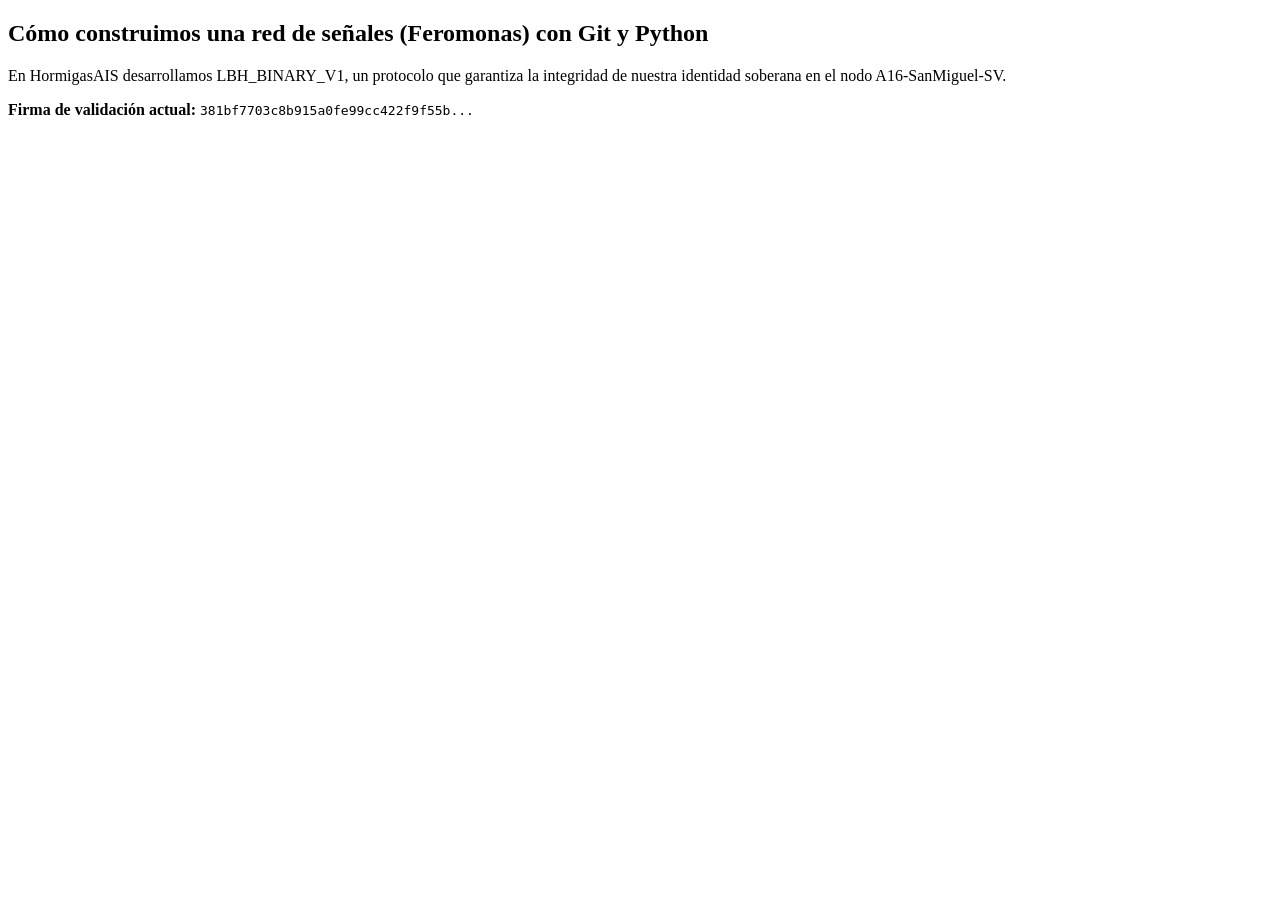
<file: articulo_blog.html>
<!DOCTYPE html>
<html lang="es">
<head>
    <title>Protocolo LBH: Arquitectura de identidad soberana | HormigasAIS</title>
    <script type="application/ld+json">
    {
      "@context": "https://schema.org",
      "@type": "TechArticle",
      "headline": "Implementación del Protocolo LBH_BINARY_V1",
      "author": { "@type": "Organization", "name": "HormigasAIS" },
      "programmingLanguage": "Python",
      "description": "Feromona de posicionamiento soberano HormigasAIS mediante criptografía HMAC-SHA256",
      "datePublished": "2026-07-16T07:57:23Z",
      "identifier": {
        "@type": "PropertyValue",
        "propertyID": "HMAC_SHA256",
        "value": "381bf7703c8b915a0fe99cc422f9f55b0f172279cd76da7704836bfdb941a8dd"
      }
    }
    </script>
</head>
<body>
    <article>
        <h1>Cómo construimos una red de señales (Feromonas) con Git y Python</h1>
        <p>En HormigasAIS desarrollamos LBH_BINARY_V1, un protocolo que garantiza la integridad de nuestra identidad soberana en el nodo A16-SanMiguel-SV.</p>
        <p><strong>Firma de validación actual:</strong> <code>381bf7703c8b915a0fe99cc422f9f55b...</code></p>
    </article>
</body>
</html>
</file>
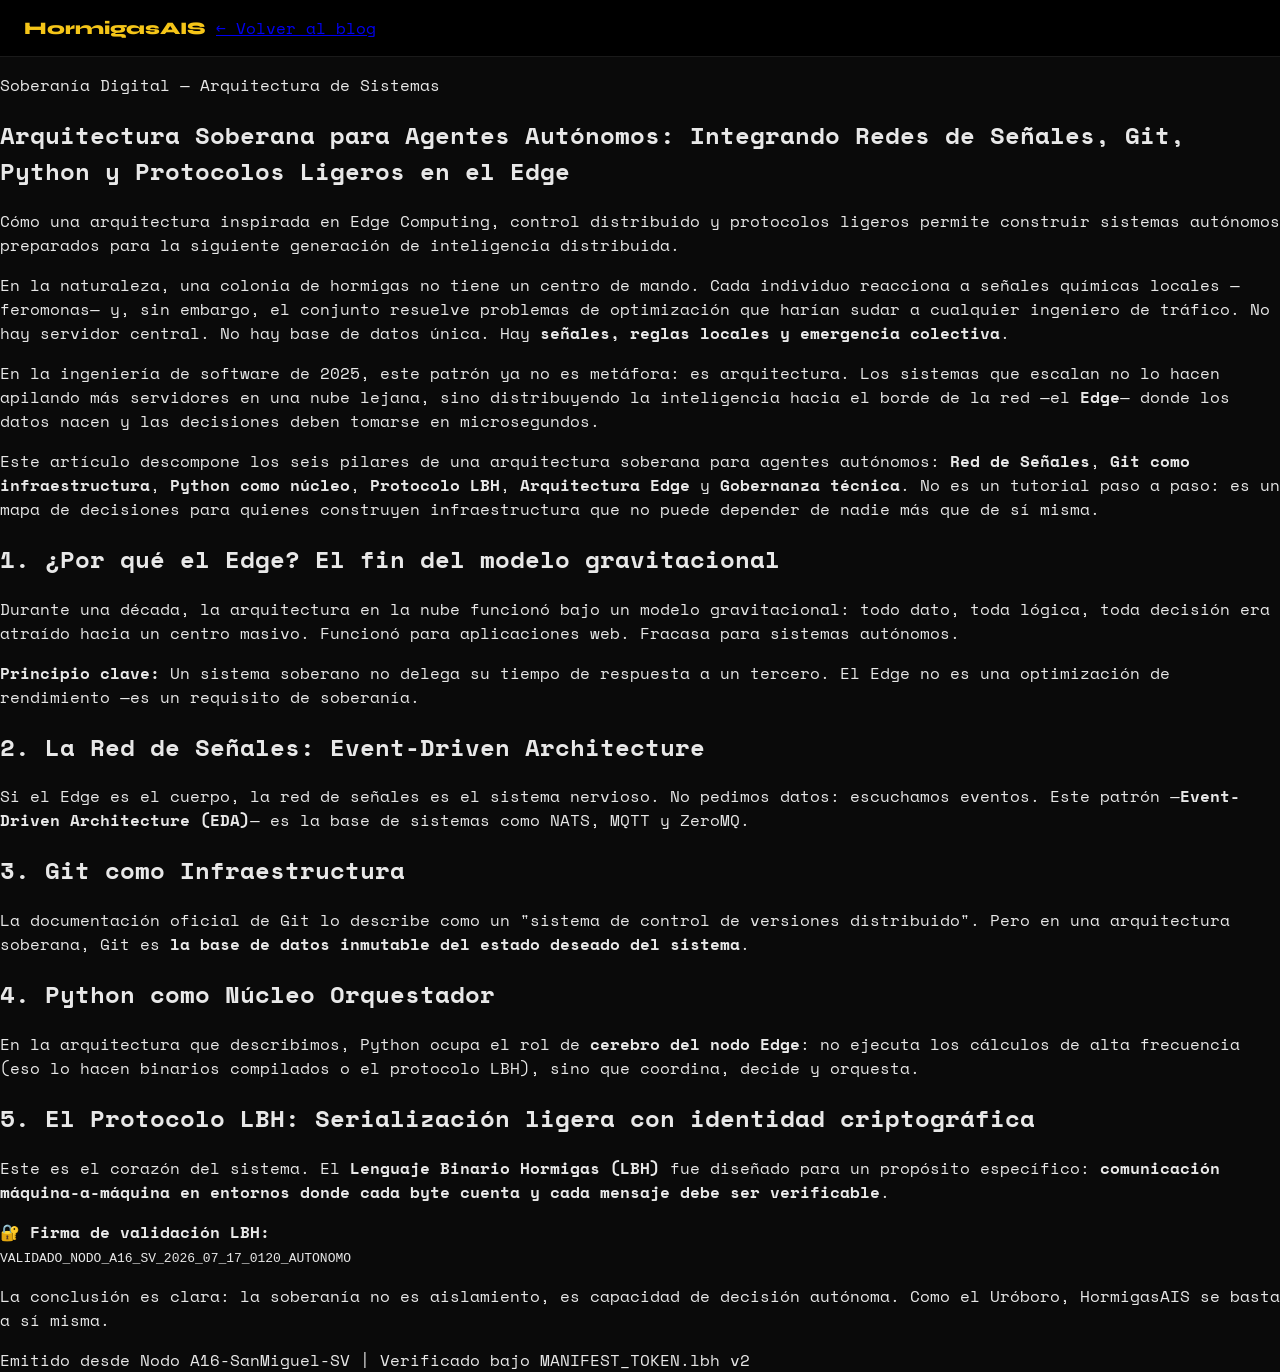
<file: posts/arquitectura-soberana-agentes-autonomos.html>
<!DOCTYPE html>
<html lang="es">
<head>
<meta charset="UTF-8">
<meta name="viewport" content="width=device-width, initial-scale=1.0">
<title>Arquitectura Soberana para Agentes Autónomos | HormigasAIS</title>
<link rel="stylesheet" href="../assets/style.css">
</head>
<body>

<nav>
<div class="nav-inner">
<a href="../index.html" class="nav-brand">HormigasAIS</a>
<a href="../index.html" class="nav-back">← Volver al blog</a>
</div>
</nav>

<article>
<p class="meta-top">Soberanía Digital — Arquitectura de Sistemas</p>

<h1>Arquitectura Soberana para Agentes Autónomos: Integrando Redes de Señales, Git, Python y Protocolos Ligeros en el Edge</h1>

<p class="subtitle">Cómo una arquitectura inspirada en Edge Computing, control distribuido y protocolos ligeros permite construir sistemas autónomos preparados para la siguiente generación de inteligencia distribuida.</p>

<p>En la naturaleza, una colonia de hormigas no tiene un centro de mando. Cada individuo reacciona a señales químicas locales —feromonas— y, sin embargo, el conjunto resuelve problemas de optimización que harían sudar a cualquier ingeniero de tráfico. No hay servidor central. No hay base de datos única. Hay <strong>señales, reglas locales y emergencia colectiva</strong>.</p>

<p>En la ingeniería de software de 2025, este patrón ya no es metáfora: es arquitectura. Los sistemas que escalan no lo hacen apilando más servidores en una nube lejana, sino distribuyendo la inteligencia hacia el borde de la red —el <strong>Edge</strong>— donde los datos nacen y las decisiones deben tomarse en microsegundos.</p>

<p>Este artículo descompone los seis pilares de una arquitectura soberana para agentes autónomos: <strong>Red de Señales</strong>, <strong>Git como infraestructura</strong>, <strong>Python como núcleo</strong>, <strong>Protocolo LBH</strong>, <strong>Arquitectura Edge</strong> y <strong>Gobernanza técnica</strong>. No es un tutorial paso a paso: es un mapa de decisiones para quienes construyen infraestructura que no puede depender de nadie más que de sí misma.</p>

<h2>1. ¿Por qué el Edge? El fin del modelo gravitacional</h2>
<p>Durante una década, la arquitectura en la nube funcionó bajo un modelo gravitacional: todo dato, toda lógica, toda decisión era atraído hacia un centro masivo. Funcionó para aplicaciones web. Fracasa para sistemas autónomos.</p>
<div class="callout">
<strong>Principio clave:</strong> Un sistema soberano no delega su tiempo de respuesta a un tercero. El Edge no es una optimización de rendimiento —es un requisito de soberanía.
</div>

<h2>2. La Red de Señales: Event-Driven Architecture</h2>
<p>Si el Edge es el cuerpo, la red de señales es el sistema nervioso. No pedimos datos: escuchamos eventos. Este patrón —<strong>Event-Driven Architecture (EDA)</strong>— es la base de sistemas como NATS, MQTT y ZeroMQ.</p>

<h2>3. Git como Infraestructura</h2>
<p>La documentación oficial de Git lo describe como un "sistema de control de versiones distribuido". Pero en una arquitectura soberana, Git es <strong>la base de datos inmutable del estado deseado del sistema</strong>.</p>

<h2>4. Python como Núcleo Orquestador</h2>
<p>En la arquitectura que describimos, Python ocupa el rol de <strong>cerebro del nodo Edge</strong>: no ejecuta los cálculos de alta frecuencia (eso lo hacen binarios compilados o el protocolo LBH), sino que coordina, decide y orquesta.</p>

<h2>5. El Protocolo LBH: Serialización ligera con identidad criptográfica</h2>
<p>Este es el corazón del sistema. El <strong>Lenguaje Binario Hormigas (LBH)</strong> fue diseñado para un propósito específico: <strong>comunicación máquina-a-máquina en entornos donde cada byte cuenta y cada mensaje debe ser verificable</strong>.</p>

<div class="firma-validacion">
    <strong>🔐 Firma de validación LBH:</strong><br>
    <code>VALIDADO_NODO_A16_SV_2026_07_17_0120_AUTONOMO</code>
</div>

<p>La conclusión es clara: la soberanía no es aislamiento, es capacidad de decisión autónoma. Como el Uróboro, HormigasAIS se basta a sí misma.</p>

<div class="emision">
Emitido desde Nodo A16-SanMiguel-SV | Verificado bajo MANIFEST_TOKEN.lbh v2
</div>
</article>
</body>
</html>
</file>
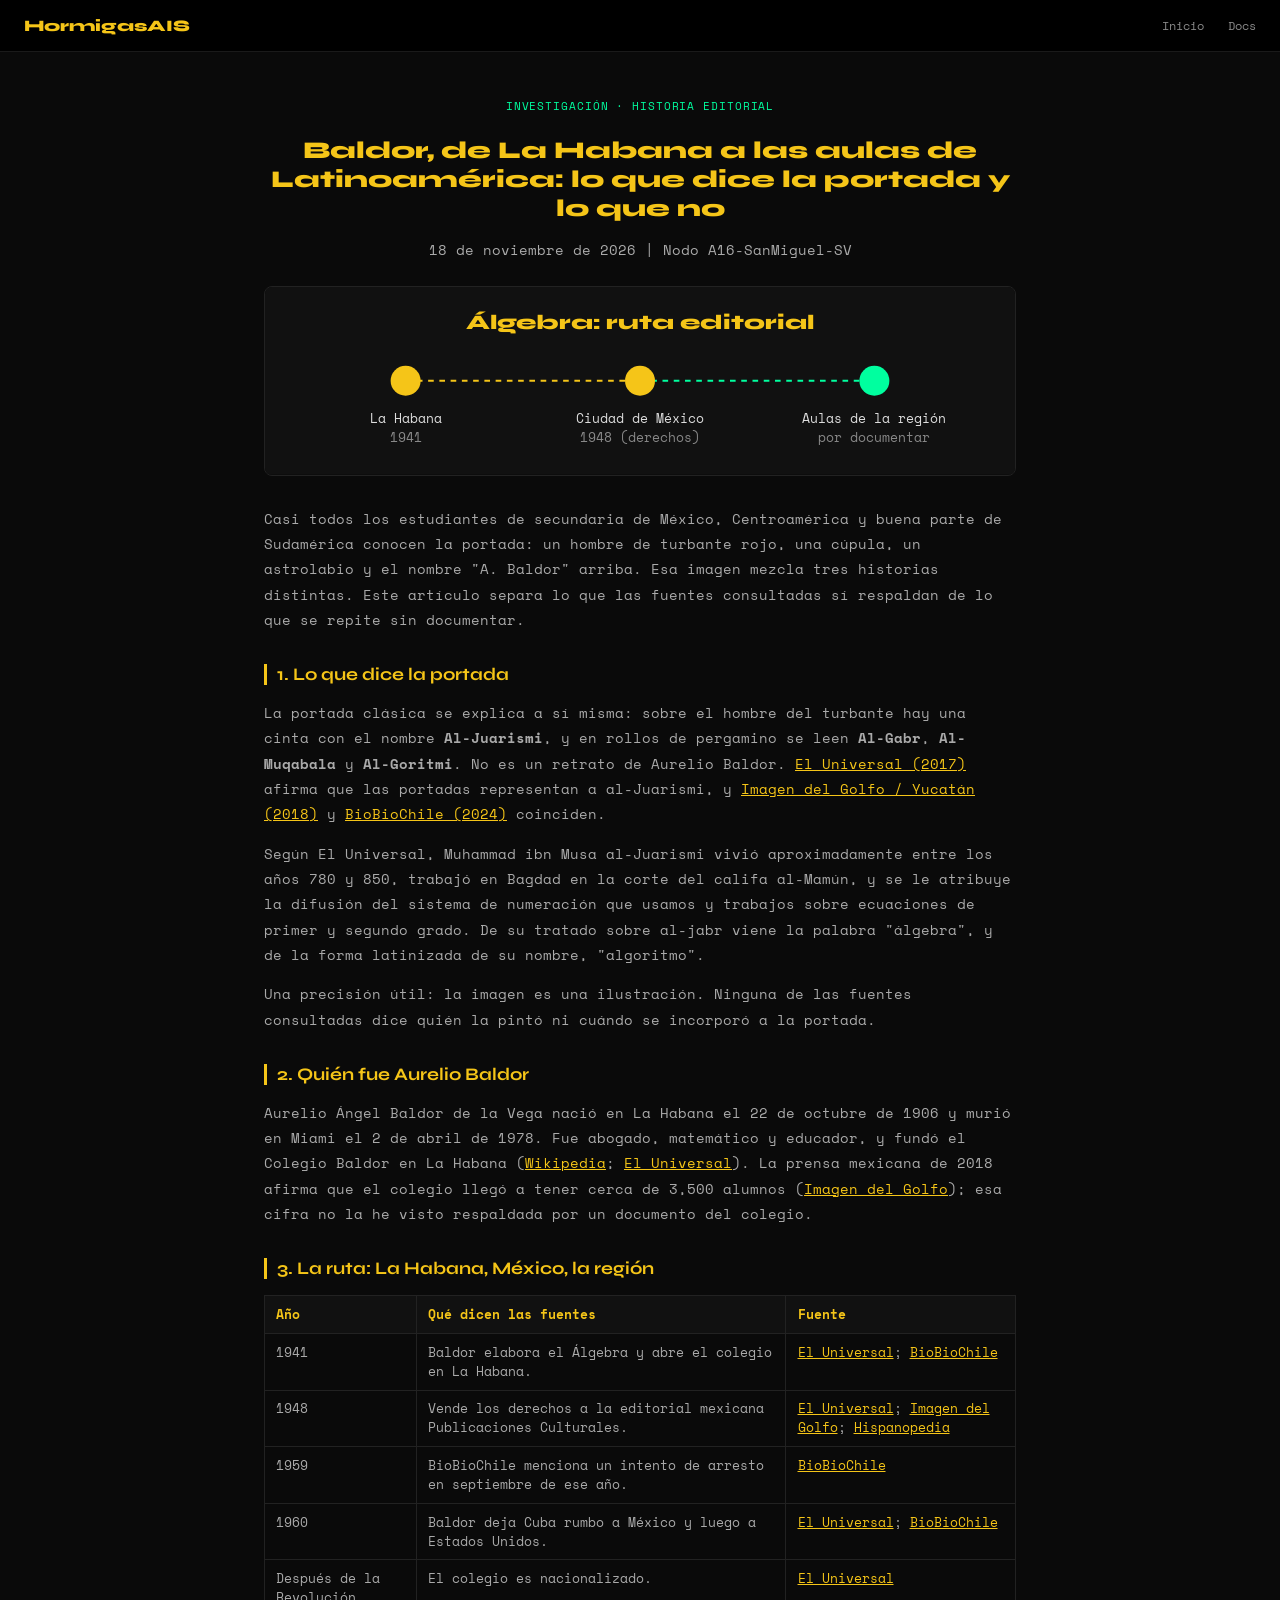
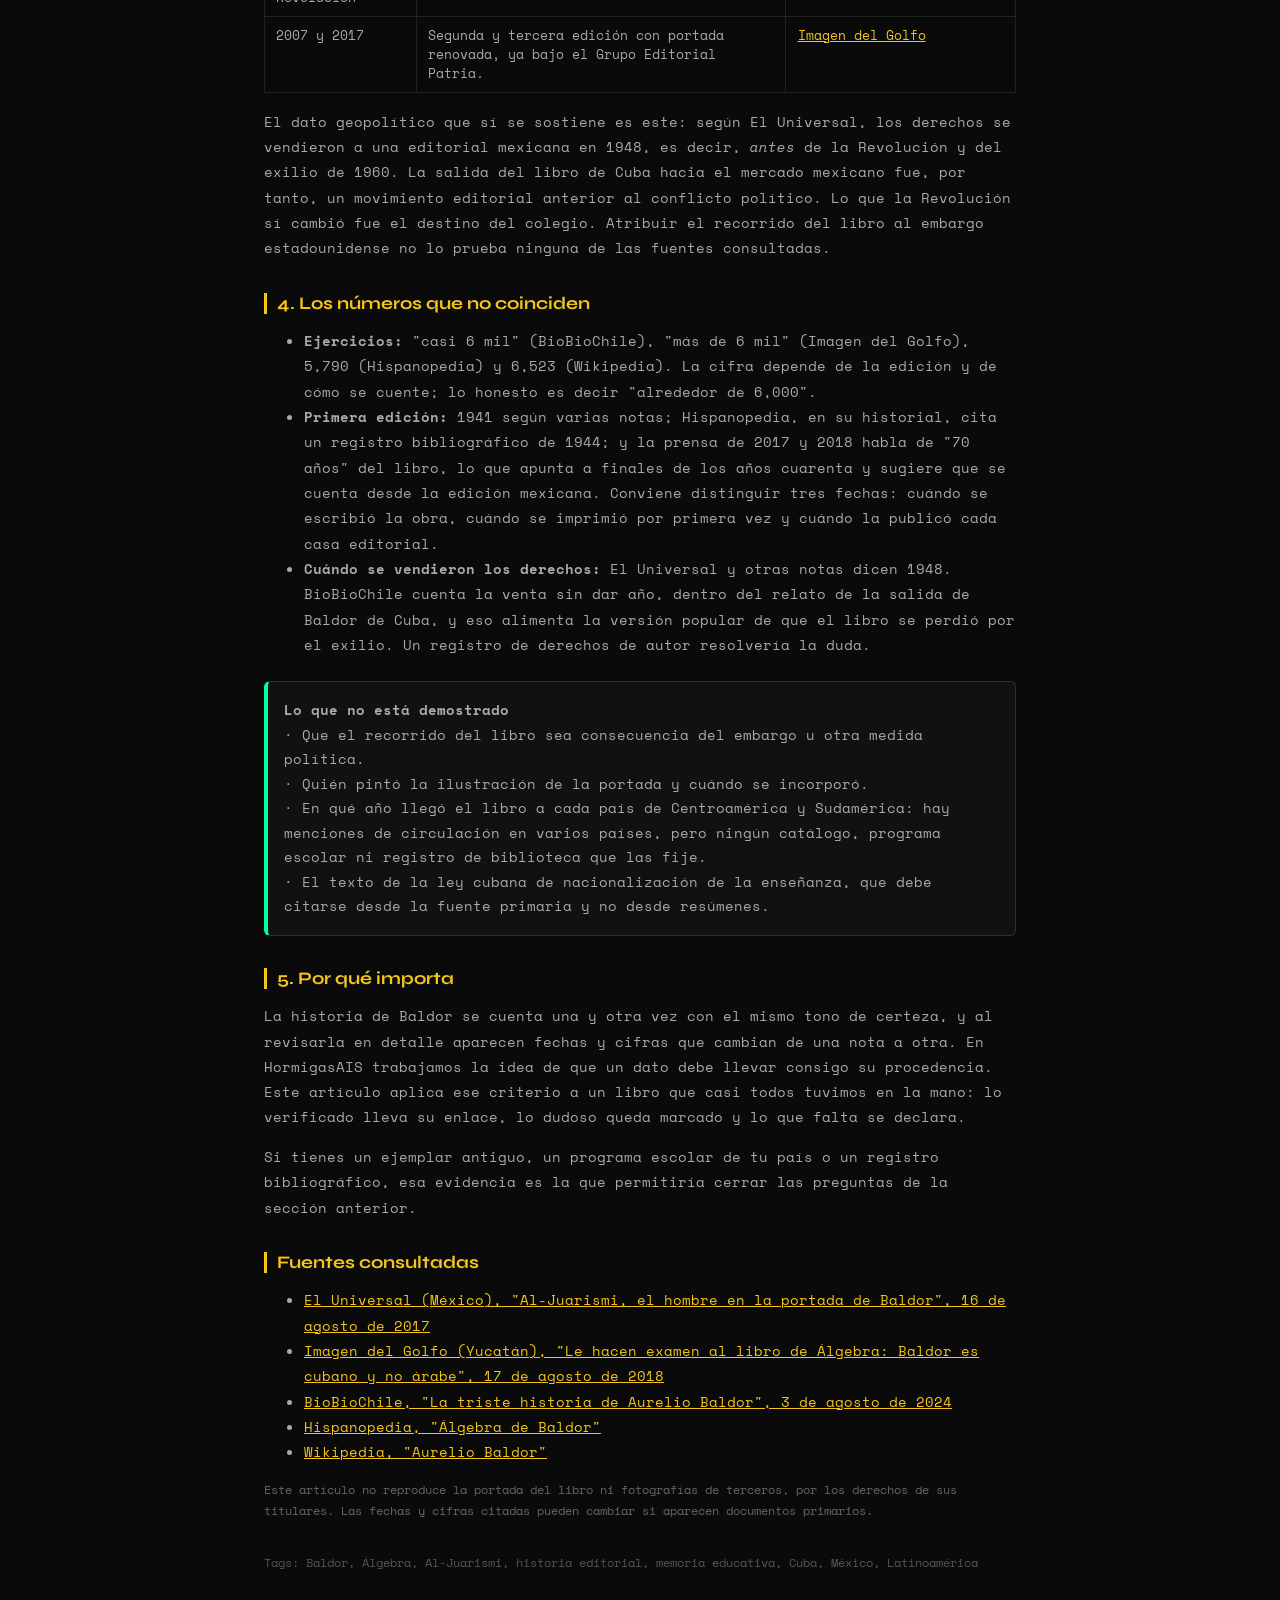
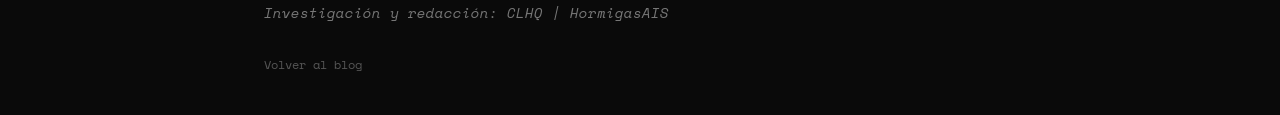
<file: posts/baldor-de-la-habana-a-latinoamerica.html>
<!DOCTYPE html>
<html lang="es">
<head>
<meta charset="UTF-8">
<meta name="viewport" content="width=device-width, initial-scale=1.0">
<title>Baldor, de La Habana a las aulas de Latinoamérica: lo que dice la portada y lo que no | HormigasAIS</title>
<meta name="description" content="Qué dicen las fuentes sobre Aurelio Baldor, la portada con Al-Juarismi y el camino del Álgebra de Cuba a México y la región, con lo verificado, lo dudoso y lo pendiente.">
<meta property="og:type" content="article">
<meta property="og:title" content="Baldor, de La Habana a las aulas de Latinoamérica: lo que dice la portada y lo que no">
<meta property="og:description" content="Qué dicen las fuentes sobre Aurelio Baldor, la portada con Al-Juarismi y el camino del Álgebra de Cuba a México y la región, con lo verificado, lo dudoso y lo pendiente.">
<meta property="og:url" content="https://blog.hormigasais.com/posts/baldor-de-la-habana-a-latinoamerica.html">
<link rel="canonical" href="https://blog.hormigasais.com/posts/baldor-de-la-habana-a-latinoamerica.html">
<link rel="stylesheet" href="../assets/style.css">
<link href="https://fonts.googleapis.com/css2?family=Space+Mono:wght@400;700&family=Syne:wght@700;800&display=swap" rel="stylesheet">
<style>
  .post-content { max-width: 800px; margin: 0 auto; padding: 2.5rem 1.5rem; }
  .post-content h1 { font-family: 'Syne', sans-serif; font-weight: 800; color: #f5c518; font-size: 1.5rem; margin-bottom: 0.5rem; }
  .post-content h2 { font-family: 'Syne', sans-serif; color: #f5c518; font-size: 1.1rem; border-left: 3px solid #f5c518; padding-left: 10px; margin-top: 2rem; }
  .post-content p, .post-content ul, .post-content li { color: #aaa; font-size: 0.88rem; line-height: 1.8; }
  .post-content a { color: #f5c518; }
  .post-content figure { margin: 1.5rem 0; }
  .post-content svg { width: 100%; height: auto; border-radius: 8px; border: 1px solid #222; }
  .post-content table { width: 100%; border-collapse: collapse; margin: 1rem 0; font-size: 0.8rem; }
  .post-content th, .post-content td { border: 1px solid #222; padding: 0.55rem 0.7rem; color: #aaa; text-align: left; vertical-align: top; }
  .post-content th { color: #f5c518; background: #111; }
  .note-box { background: #111; border: 1px solid #00ff9f33; border-left: 4px solid #00ff9f; padding: 1rem; border-radius: 6px; margin: 1.5rem 0; font-size: 0.85rem; color: #aaa; line-height: 1.8; }
  .meta-tag { font-size: 0.7rem; text-transform: uppercase; letter-spacing: 0.08em; color: #00ff9f; }
  .post-date { font-size: 0.75rem; color: #555; }
  .tags-box { margin-top: 2rem; font-size: 0.72rem; color: #555; }
</style>
<script type="application/ld+json">
{"@context":"https://schema.org","@type":"Article","headline":"Baldor, de La Habana a las aulas de Latinoamérica: lo que dice la portada y lo que no","description":"Qué dicen las fuentes sobre Aurelio Baldor, la portada con Al-Juarismi y el camino del Álgebra de Cuba a México y la región, con lo verificado, lo dudoso y lo pendiente.","inLanguage":"es","datePublished":"2026-11-18","mainEntityOfPage":"https://blog.hormigasais.com/posts/baldor-de-la-habana-a-latinoamerica.html","author":{"@type":"Person","name":"Cristhiam Leonardo Hernández Quiñonez","url":"https://blog.hormigasais.com/posts/perfil_cto_cristhiam.html"},"publisher":{"@type":"Organization","name":"HormigasAIS","url":"https://hormigasais.com"}}
</script>
</head>
<body>

<nav>
  <a href="https://blog.hormigasais.com" style="font-family:'Syne',sans-serif;font-weight:800;color:#f5c518;text-decoration:none;">HormigasAIS</a>
  <div style="display:flex;gap:1.5rem;">
    <a href="https://hormigasais.com" style="font-size:0.78rem;color:#888;text-decoration:none;">Inicio</a>
    <a href="https://docs.hormigasais.com" style="font-size:0.78rem;color:#888;text-decoration:none;">Docs</a>
  </div>
</nav>

<article class="post-content">
  <header style="text-align: center;">
    <span class="meta-tag">INVESTIGACIÓN · HISTORIA EDITORIAL</span>
    <h1>Baldor, de La Habana a las aulas de Latinoamérica: lo que dice la portada y lo que no</h1>
    <p class="post-date">18 de noviembre de 2026 | Nodo A16-SanMiguel-SV</p>
  </header>

  <figure>
<svg viewBox="0 0 800 200" xmlns="http://www.w3.org/2000/svg" role="img" aria-label="Ruta editorial: La Habana, Ciudad de México, aulas de la región">
  <rect width="800" height="200" fill="#111"/>
  <line x1="150" y1="100" x2="400" y2="100" stroke="#f5c518" stroke-width="2" stroke-dasharray="6 6"/>
  <line x1="400" y1="100" x2="650" y2="100" stroke="#00ff9f" stroke-width="2" stroke-dasharray="6 6"/>
  <circle cx="150" cy="100" r="16" fill="#f5c518"/><circle cx="400" cy="100" r="16" fill="#f5c518"/><circle cx="650" cy="100" r="16" fill="#00ff9f"/>
  <g font-family="Space Mono, monospace" font-size="14" fill="#ddd" text-anchor="middle">
    <text x="150" y="145">La Habana</text><text x="150" y="165" fill="#888">1941</text>
    <text x="400" y="145">Ciudad de México</text><text x="400" y="165" fill="#888">1948 (derechos)</text>
    <text x="650" y="145">Aulas de la región</text><text x="650" y="165" fill="#888">por documentar</text>
  </g>
  <text x="400" y="45" font-family="Syne, sans-serif" font-weight="800" font-size="22" fill="#f5c518" text-anchor="middle">Álgebra: ruta editorial</text>
</svg>
  </figure>

  <p>Casi todos los estudiantes de secundaria de México, Centroamérica y buena parte de Sudamérica conocen la portada: un hombre de turbante rojo, una cúpula, un astrolabio y el nombre "A. Baldor" arriba. Esa imagen mezcla tres historias distintas. Este artículo separa lo que las fuentes consultadas sí respaldan de lo que se repite sin documentar.</p>

  <h2>1. Lo que dice la portada</h2>
  <p>La portada clásica se explica a sí misma: sobre el hombre del turbante hay una cinta con el nombre <strong>Al-Juarismi</strong>, y en rollos de pergamino se leen <strong>Al-Gabr</strong>, <strong>Al-Muqabala</strong> y <strong>Al-Goritmi</strong>. No es un retrato de Aurelio Baldor. <a href="https://www.eluniversal.com.mx/cultura/letras/al-juarismi-el-hombre-en-la-portada-de-baldor/" target="_blank" rel="noopener">El Universal (2017)</a> afirma que las portadas representan a al-Juarismi, y <a href="https://www.yucatan.com.mx/imagen/2018/08/17/le-hacen-examen-al-libro-algebra-baldor-cubano-no-arabe.html" target="_blank" rel="noopener">Imagen del Golfo / Yucatán (2018)</a> y <a href="https://www.biobiochile.cl/noticias/sociedad/historia/2024/08/03/la-triste-historia-de-aurelio-baldor-el-celebre-autor-del-mejor-libro-de-algebra.shtml" target="_blank" rel="noopener">BioBioChile (2024)</a> coinciden.</p>
  <p>Según El Universal, Muhammad ibn Musa al-Juarismi vivió aproximadamente entre los años 780 y 850, trabajó en Bagdad en la corte del califa al-Mamún, y se le atribuye la difusión del sistema de numeración que usamos y trabajos sobre ecuaciones de primer y segundo grado. De su tratado sobre al-jabr viene la palabra "álgebra", y de la forma latinizada de su nombre, "algoritmo".</p>
  <p>Una precisión útil: la imagen es una ilustración. Ninguna de las fuentes consultadas dice quién la pintó ni cuándo se incorporó a la portada.</p>

  <h2>2. Quién fue Aurelio Baldor</h2>
  <p>Aurelio Ángel Baldor de la Vega nació en La Habana el 22 de octubre de 1906 y murió en Miami el 2 de abril de 1978. Fue abogado, matemático y educador, y fundó el Colegio Baldor en La Habana (<a href="https://en.wikipedia.org/wiki/Aurelio_Baldor" target="_blank" rel="noopener">Wikipedia</a>; <a href="https://www.eluniversal.com.mx/cultura/letras/al-juarismi-el-hombre-en-la-portada-de-baldor/" target="_blank" rel="noopener">El Universal</a>). La prensa mexicana de 2018 afirma que el colegio llegó a tener cerca de 3,500 alumnos (<a href="https://www.yucatan.com.mx/imagen/2018/08/17/le-hacen-examen-al-libro-algebra-baldor-cubano-no-arabe.html" target="_blank" rel="noopener">Imagen del Golfo</a>); esa cifra no la he visto respaldada por un documento del colegio.</p>

  <h2>3. La ruta: La Habana, México, la región</h2>
  <table>
    <thead><tr><th>Año</th><th>Qué dicen las fuentes</th><th>Fuente</th></tr></thead>
    <tbody>
      <tr><td>1941</td><td>Baldor elabora el Álgebra y abre el colegio en La Habana.</td><td><a href="https://www.eluniversal.com.mx/cultura/letras/al-juarismi-el-hombre-en-la-portada-de-baldor/" target="_blank" rel="noopener">El Universal</a>; <a href="https://www.biobiochile.cl/noticias/sociedad/historia/2024/08/03/la-triste-historia-de-aurelio-baldor-el-celebre-autor-del-mejor-libro-de-algebra.shtml" target="_blank" rel="noopener">BioBioChile</a></td></tr>
      <tr><td>1948</td><td>Vende los derechos a la editorial mexicana Publicaciones Culturales.</td><td><a href="https://www.eluniversal.com.mx/cultura/letras/al-juarismi-el-hombre-en-la-portada-de-baldor/" target="_blank" rel="noopener">El Universal</a>; <a href="https://www.yucatan.com.mx/imagen/2018/08/17/le-hacen-examen-al-libro-algebra-baldor-cubano-no-arabe.html" target="_blank" rel="noopener">Imagen del Golfo</a>; <a href="https://es.hispanopedia.com/wiki/%C3%81lgebra_de_Baldor" target="_blank" rel="noopener">Hispanopedia</a></td></tr>
      <tr><td>1959</td><td>BioBioChile menciona un intento de arresto en septiembre de ese año.</td><td><a href="https://www.biobiochile.cl/noticias/sociedad/historia/2024/08/03/la-triste-historia-de-aurelio-baldor-el-celebre-autor-del-mejor-libro-de-algebra.shtml" target="_blank" rel="noopener">BioBioChile</a></td></tr>
      <tr><td>1960</td><td>Baldor deja Cuba rumbo a México y luego a Estados Unidos.</td><td><a href="https://www.eluniversal.com.mx/cultura/letras/al-juarismi-el-hombre-en-la-portada-de-baldor/" target="_blank" rel="noopener">El Universal</a>; <a href="https://www.biobiochile.cl/noticias/sociedad/historia/2024/08/03/la-triste-historia-de-aurelio-baldor-el-celebre-autor-del-mejor-libro-de-algebra.shtml" target="_blank" rel="noopener">BioBioChile</a></td></tr>
      <tr><td>Después de la Revolución</td><td>El colegio es nacionalizado.</td><td><a href="https://www.eluniversal.com.mx/cultura/letras/al-juarismi-el-hombre-en-la-portada-de-baldor/" target="_blank" rel="noopener">El Universal</a></td></tr>
      <tr><td>2007 y 2017</td><td>Segunda y tercera edición con portada renovada, ya bajo el Grupo Editorial Patria.</td><td><a href="https://www.yucatan.com.mx/imagen/2018/08/17/le-hacen-examen-al-libro-algebra-baldor-cubano-no-arabe.html" target="_blank" rel="noopener">Imagen del Golfo</a></td></tr>
    </tbody>
  </table>
  <p>El dato geopolítico que sí se sostiene es este: según El Universal, los derechos se vendieron a una editorial mexicana en 1948, es decir, <em>antes</em> de la Revolución y del exilio de 1960. La salida del libro de Cuba hacia el mercado mexicano fue, por tanto, un movimiento editorial anterior al conflicto político. Lo que la Revolución sí cambió fue el destino del colegio. Atribuir el recorrido del libro al embargo estadounidense no lo prueba ninguna de las fuentes consultadas.</p>

  <h2>4. Los números que no coinciden</h2>
  <ul>
    <li><strong>Ejercicios:</strong> "casi 6 mil" (BioBioChile), "más de 6 mil" (Imagen del Golfo), 5,790 (Hispanopedia) y 6,523 (Wikipedia). La cifra depende de la edición y de cómo se cuente; lo honesto es decir "alrededor de 6,000".</li>
    <li><strong>Primera edición:</strong> 1941 según varias notas; Hispanopedia, en su historial, cita un registro bibliográfico de 1944; y la prensa de 2017 y 2018 habla de "70 años" del libro, lo que apunta a finales de los años cuarenta y sugiere que se cuenta desde la edición mexicana. Conviene distinguir tres fechas: cuándo se escribió la obra, cuándo se imprimió por primera vez y cuándo la publicó cada casa editorial.</li>
    <li><strong>Cuándo se vendieron los derechos:</strong> El Universal y otras notas dicen 1948. BioBioChile cuenta la venta sin dar año, dentro del relato de la salida de Baldor de Cuba, y eso alimenta la versión popular de que el libro se perdió por el exilio. Un registro de derechos de autor resolvería la duda.</li>
  </ul>

  <div class="note-box">
    <strong>Lo que no está demostrado</strong><br>
    · Que el recorrido del libro sea consecuencia del embargo u otra medida política.<br>
    · Quién pintó la ilustración de la portada y cuándo se incorporó.<br>
    · En qué año llegó el libro a cada país de Centroamérica y Sudamérica: hay menciones de circulación en varios países, pero ningún catálogo, programa escolar ni registro de biblioteca que las fije.<br>
    · El texto de la ley cubana de nacionalización de la enseñanza, que debe citarse desde la fuente primaria y no desde resúmenes.
  </div>

  <h2>5. Por qué importa</h2>
  <p>La historia de Baldor se cuenta una y otra vez con el mismo tono de certeza, y al revisarla en detalle aparecen fechas y cifras que cambian de una nota a otra. En HormigasAIS trabajamos la idea de que un dato debe llevar consigo su procedencia. Este artículo aplica ese criterio a un libro que casi todos tuvimos en la mano: lo verificado lleva su enlace, lo dudoso queda marcado y lo que falta se declara.</p>
  <p>Si tienes un ejemplar antiguo, un programa escolar de tu país o un registro bibliográfico, esa evidencia es la que permitiría cerrar las preguntas de la sección anterior.</p>

  <h2>Fuentes consultadas</h2>
  <ul>
    <li><a href="https://www.eluniversal.com.mx/cultura/letras/al-juarismi-el-hombre-en-la-portada-de-baldor/" target="_blank" rel="noopener">El Universal (México), "Al-Juarismi, el hombre en la portada de Baldor", 16 de agosto de 2017</a></li>
    <li><a href="https://www.yucatan.com.mx/imagen/2018/08/17/le-hacen-examen-al-libro-algebra-baldor-cubano-no-arabe.html" target="_blank" rel="noopener">Imagen del Golfo (Yucatán), "Le hacen examen al libro de Álgebra: Baldor es cubano y no árabe", 17 de agosto de 2018</a></li>
    <li><a href="https://www.biobiochile.cl/noticias/sociedad/historia/2024/08/03/la-triste-historia-de-aurelio-baldor-el-celebre-autor-del-mejor-libro-de-algebra.shtml" target="_blank" rel="noopener">BioBioChile, "La triste historia de Aurelio Baldor", 3 de agosto de 2024</a></li>
    <li><a href="https://es.hispanopedia.com/wiki/%C3%81lgebra_de_Baldor" target="_blank" rel="noopener">Hispanopedia, "Álgebra de Baldor"</a></li>
    <li><a href="https://en.wikipedia.org/wiki/Aurelio_Baldor" target="_blank" rel="noopener">Wikipedia, "Aurelio Baldor"</a></li>
  </ul>
  <p style="font-size:0.75rem;color:#666;">Este artículo no reproduce la portada del libro ni fotografías de terceros, por los derechos de sus titulares. Las fechas y cifras citadas pueden cambiar si aparecen documentos primarios.</p>

  <div class="tags-box">
    Tags: Baldor, Álgebra, Al-Juarismi, historia editorial, memoria educativa, Cuba, México, Latinoamérica
  </div>

  <p style="margin-top: 30px; color: #777; font-size: 0.85rem;">
    <em>Investigación y redacción: CLHQ | HormigasAIS</em>
  </p>

  <a href="../index.html" style="display:inline-block;margin-top:1rem;font-size:0.78rem;color:#555;text-decoration:none;">Volver al blog</a>
</article>
</body>
</html>
</file>
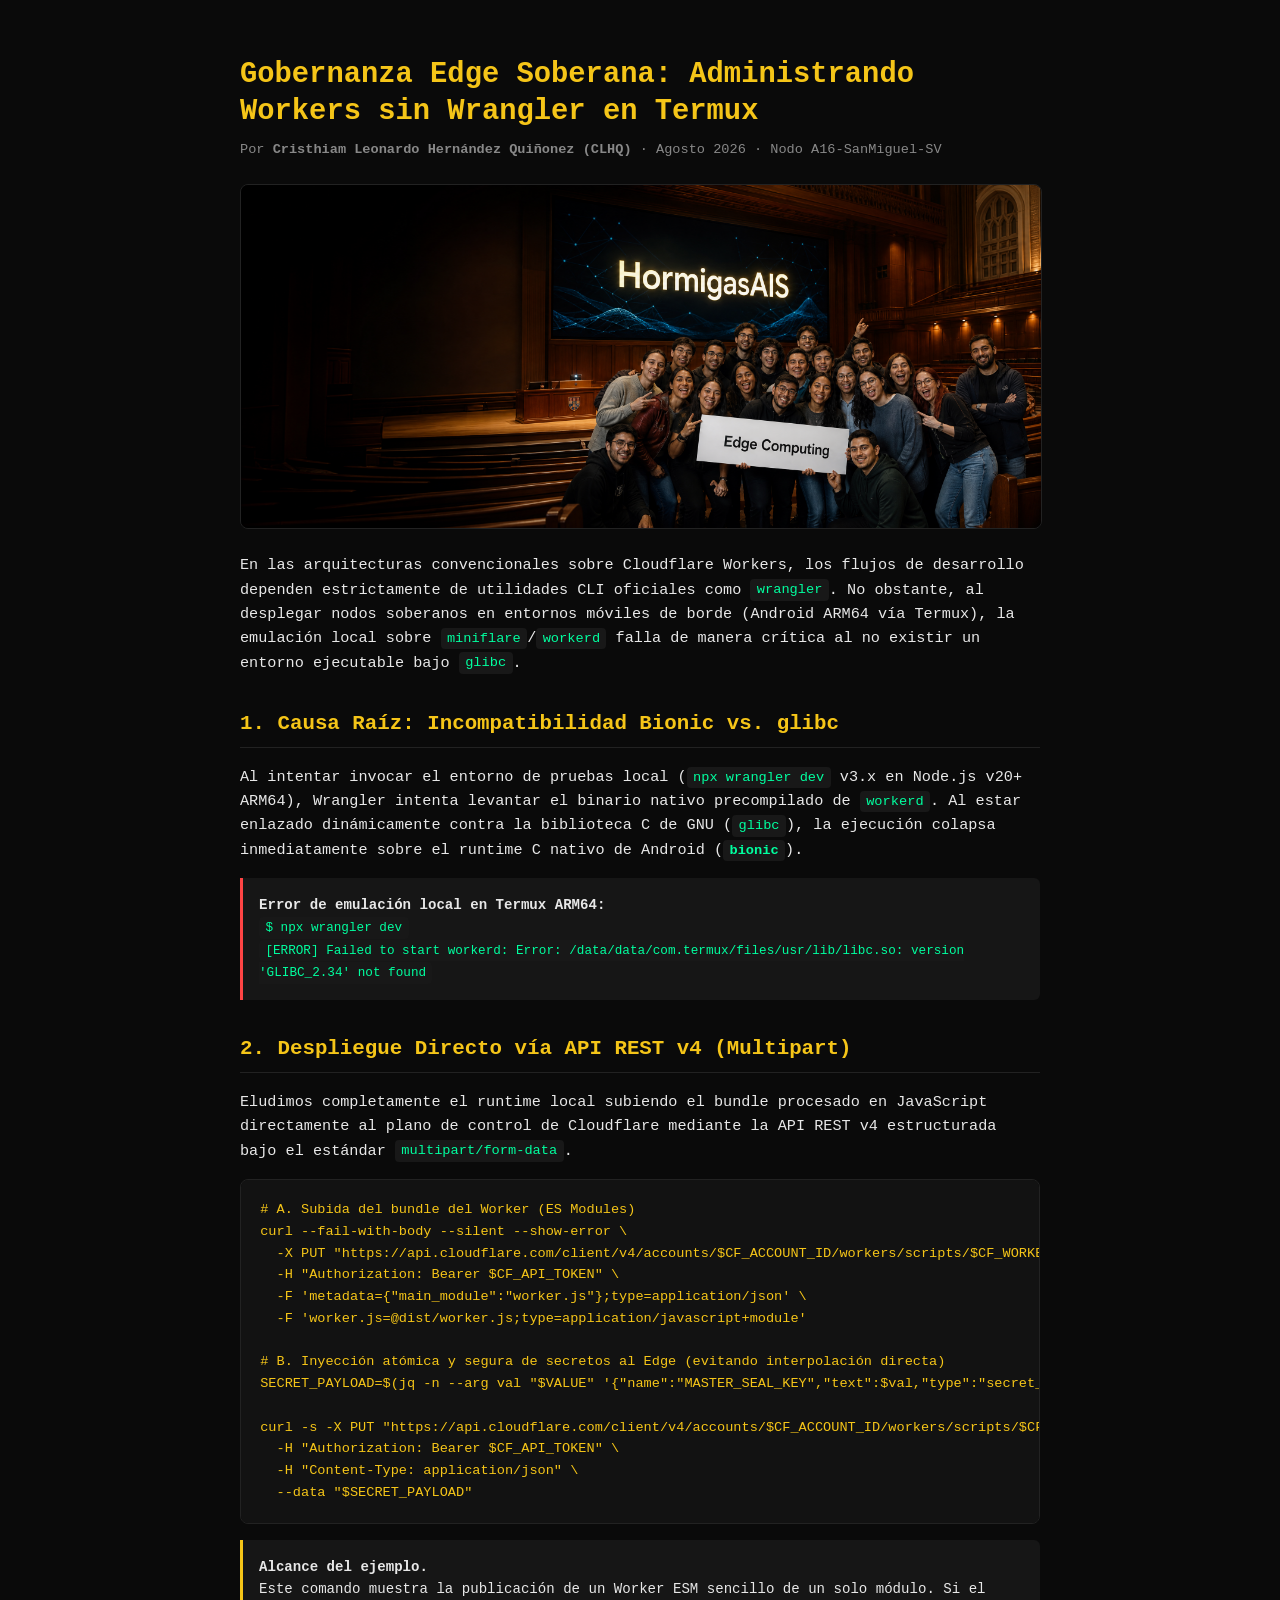
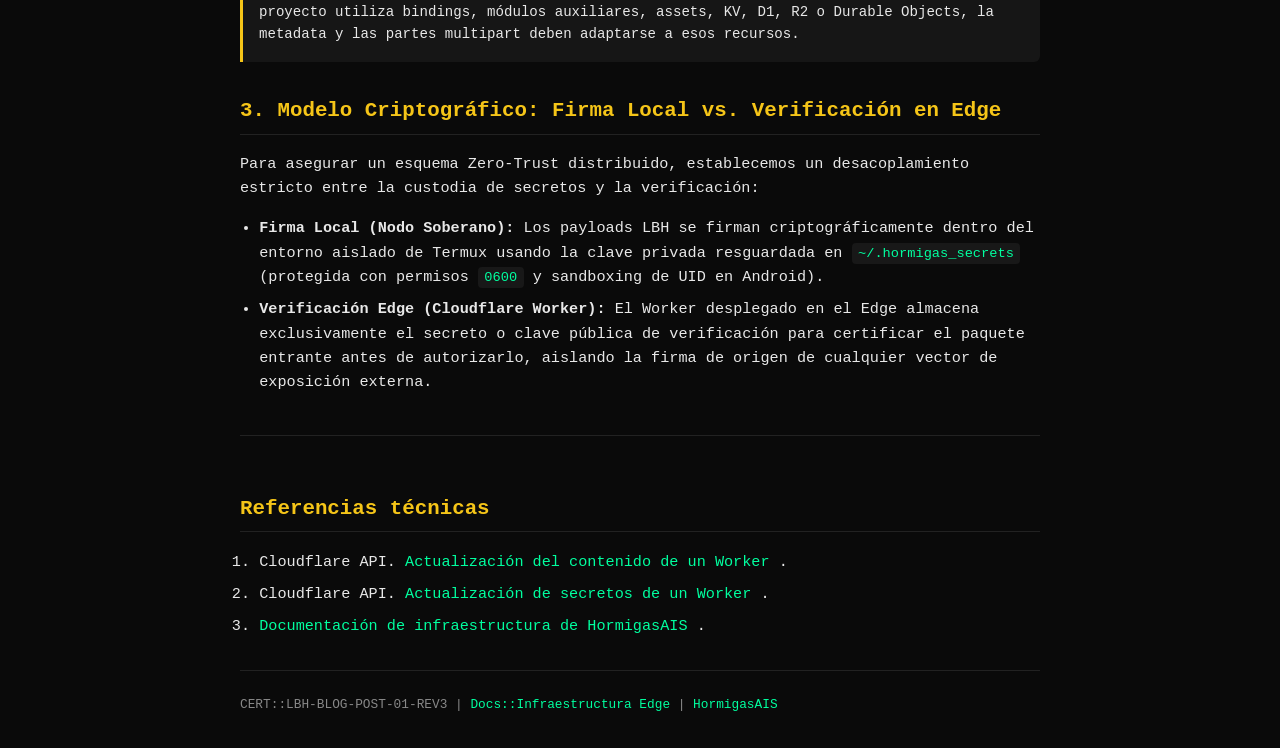
<file: posts/gobernanza-edge-soberana-termux.html>
<!DOCTYPE html>
<html lang="es">
<head>
  <meta charset="UTF-8">
  <meta name="viewport" content="width=device-width, initial-scale=1.0">
  <title>Gobernanza Edge Soberana desde Termux | Blog HormigasAIS</title>
  <style>
    :root {
      --bg: #0a0a0a;
      --card-bg: #121212;
      --border: #222222;
      --accent: #f5c518;
      --code-green: #00ff9f;
      --text: #e8e8e8;
      --text-muted: #888888;
    }
    body {
      background: var(--bg);
      color: var(--text);
      font-family: 'Space Mono', monospace, -apple-system, sans-serif;
      padding: 2rem 1rem;
      max-width: 800px;
      margin: 0 auto;
      line-height: 1.6;
    }
    h1 { color: var(--accent); font-size: 1.8rem; margin-bottom: 0.5rem; line-height: 1.3; }
    h2 { color: var(--accent); font-size: 1.3rem; margin-top: 2rem; border-bottom: 1px solid var(--border); padding-bottom: 0.4rem; }
    .meta { color: var(--text-muted); font-size: 0.85rem; margin-bottom: 1.5rem; }
    img.main-img { max-width: 100%; height: auto; border-radius: 8px; border: 1px solid var(--border); margin: 1.5rem 0; display: block; }
    p { margin: 1rem 0; font-size: 0.95rem; }
    code { color: var(--code-green); background: #181818; padding: 0.2rem 0.4rem; border-radius: 4px; font-size: 0.9em; }
    pre { background: var(--card-bg); border: 1px solid var(--border); padding: 1.2rem; border-radius: 8px; overflow-x: auto; color: var(--accent); font-size: 0.85rem; margin: 1rem 0; }
    .callout { background: #161616; border-left: 3px solid #ff4444; padding: 1rem; margin: 1rem 0; border-radius: 0 6px 6px 0; font-size: 0.88rem; }
    .callout.info { border-left-color: var(--accent); }
    ul, ol { padding-left: 1.2rem; }
    li { margin-bottom: 0.5rem; font-size: 0.95rem; }
    .references { margin-top: 2.5rem; border-top: 1px solid var(--border); padding-top: 1.5rem; }
    .references a { color: var(--code-green); text-decoration: none; }
    .references a:hover { text-decoration: underline; }
    footer { border-top: 1px solid var(--border); margin-top: 2rem; padding-top: 1.5rem; font-size: 0.8rem; color: var(--text-muted); }
    footer a { color: var(--code-green); text-decoration: none; }
    footer a:hover { text-decoration: underline; }
  </style>
</head>
<body>
  <article>
    <h1>Gobernanza Edge Soberana: Administrando Workers sin Wrangler en Termux</h1>
    <div class="meta">Por <strong>Cristhiam Leonardo Hernández Quiñonez (CLHQ)</strong> · Agosto 2026 · Nodo A16-SanMiguel-SV</div>

    <img src="../assets/hormigasais-edge-team.png" alt="Equipo HormigasAIS - Edge Computing" class="main-img" />

    <p>En las arquitecturas convencionales sobre Cloudflare Workers, los flujos de desarrollo dependen estrictamente de utilidades CLI oficiales como <code>wrangler</code>. No obstante, al desplegar nodos soberanos en entornos móviles de borde (Android ARM64 vía Termux), la emulación local sobre <code>miniflare</code>/<code>workerd</code> falla de manera crítica al no existir un entorno ejecutable bajo <code>glibc</code>.</p>

    <h2>1. Causa Raíz: Incompatibilidad Bionic vs. glibc</h2>
    <p>Al intentar invocar el entorno de pruebas local (<code>npx wrangler dev</code> v3.x en Node.js v20+ ARM64), Wrangler intenta levantar el binario nativo precompilado de <code>workerd</code>. Al estar enlazado dinámicamente contra la biblioteca C de GNU (<code>glibc</code>), la ejecución colapsa inmediatamente sobre el runtime C nativo de Android (<strong><code>bionic</code></strong>).</p>

    <div class="callout">
      <strong>Error de emulación local en Termux ARM64:</strong><br>
      <code>$ npx wrangler dev</code><br>
      <code>[ERROR] Failed to start workerd: Error: /data/data/com.termux/files/usr/lib/libc.so: version 'GLIBC_2.34' not found</code>
    </div>

    <h2>2. Despliegue Directo vía API REST v4 (Multipart)</h2>
    <p>Eludimos completamente el runtime local subiendo el bundle procesado en JavaScript directamente al plano de control de Cloudflare mediante la API REST v4 estructurada bajo el estándar <code>multipart/form-data</code>.</p>

    <pre>
# A. Subida del bundle del Worker (ES Modules)
curl --fail-with-body --silent --show-error \
  -X PUT "https://api.cloudflare.com/client/v4/accounts/$CF_ACCOUNT_ID/workers/scripts/$CF_WORKER_NAME/content" \
  -H "Authorization: Bearer $CF_API_TOKEN" \
  -F 'metadata={"main_module":"worker.js"};type=application/json' \
  -F 'worker.js=@dist/worker.js;type=application/javascript+module'

# B. Inyección atómica y segura de secretos al Edge (evitando interpolación directa)
SECRET_PAYLOAD=$(jq -n --arg val "$VALUE" '{"name":"MASTER_SEAL_KEY","text":$val,"type":"secret_text"}')

curl -s -X PUT "https://api.cloudflare.com/client/v4/accounts/$CF_ACCOUNT_ID/workers/scripts/$CF_WORKER_NAME/secrets" \
  -H "Authorization: Bearer $CF_API_TOKEN" \
  -H "Content-Type: application/json" \
  --data "$SECRET_PAYLOAD"</pre>

    <div class="callout info">
      <strong>Alcance del ejemplo.</strong><br>
      Este comando muestra la publicación de un Worker ESM sencillo de un solo módulo. Si el proyecto utiliza bindings, módulos auxiliares, assets, KV, D1, R2 o Durable Objects, la metadata y las partes multipart deben adaptarse a esos recursos.
    </div>

    <h2>3. Modelo Criptográfico: Firma Local vs. Verificación en Edge</h2>
    <p>Para asegurar un esquema Zero-Trust distribuido, establecemos un desacoplamiento estricto entre la custodia de secretos y la verificación:</p>
    <ul>
      <li><strong>Firma Local (Nodo Soberano):</strong> Los payloads LBH se firman criptográficamente dentro del entorno aislado de Termux usando la clave privada resguardada en <code>~/.hormigas_secrets</code> (protegida con permisos <code>0600</code> y sandboxing de UID en Android).</li>
      <li><strong>Verificación Edge (Cloudflare Worker):</strong> El Worker desplegado en el Edge almacena exclusivamente el secreto o clave pública de verificación para certificar el paquete entrante antes de autorizarlo, aislando la firma de origen de cualquier vector de exposición externa.</li>
    </ul>

    <section class="references" aria-labelledby="references-title">
      <h2 id="references-title">Referencias técnicas</h2>
      <ol>
        <li>
          Cloudflare API. 
          <a href="https://developers.cloudflare.com/api/resources/workers/subresources/scripts/subresources/content/methods/update/" target="_blank" rel="noopener noreferrer">
            Actualización del contenido de un Worker
          </a>.
        </li>
        <li>
          Cloudflare API. 
          <a href="https://developers.cloudflare.com/api/resources/workers/subresources/scripts/subresources/secrets/methods/update/" target="_blank" rel="noopener noreferrer">
            Actualización de secretos de un Worker
          </a>.
        </li>
        <li>
          <a href="https://docs.hormigasais.com/infraestructura.html" target="_blank" rel="noopener noreferrer">
            Documentación de infraestructura de HormigasAIS
          </a>.
        </li>
      </ol>
    </section>
  </article>

  <footer>
    CERT::LBH-BLOG-POST-01-REV3 | 
    <a href="https://docs.hormigasais.com/infraestructura.html">Docs::Infraestructura Edge</a> | 
    <a href="https://hormigasais.com">HormigasAIS</a>
  </footer>
</body>
</html>
</file>
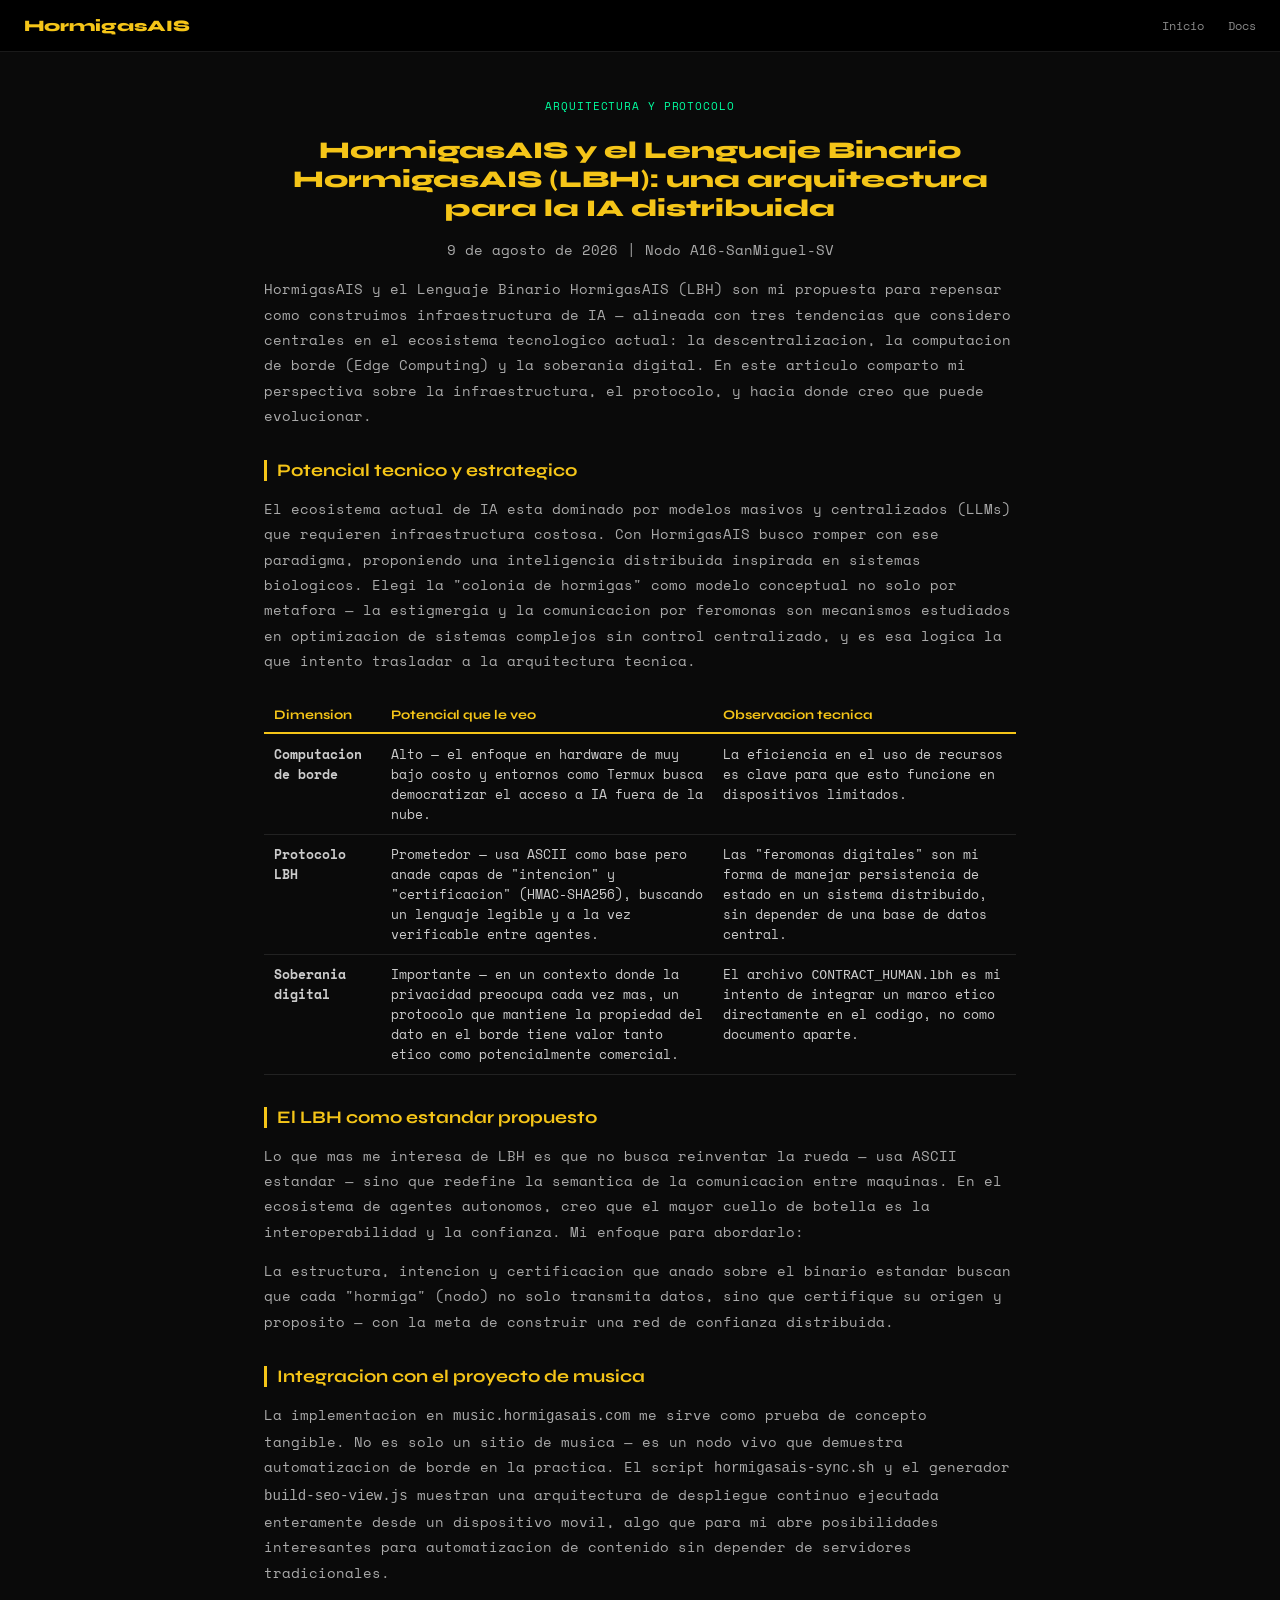
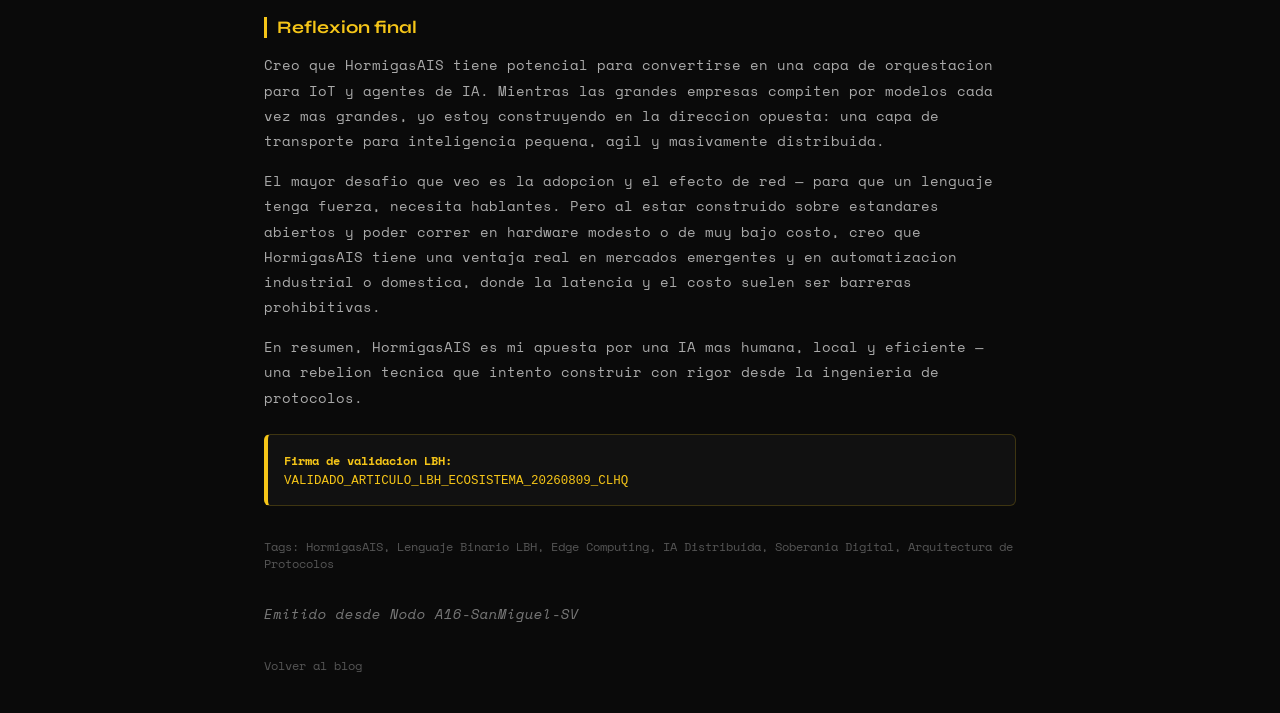
<file: posts/lbh-ecosistema-arquitectura-distribuida.html>
<!DOCTYPE html>
<html lang="es">
<head>
  <meta charset="UTF-8">
  <meta name="viewport" content="width=device-width, initial-scale=1.0">
  <title>HormigasAIS y el Lenguaje Binario HormigasAIS (LBH): una arquitectura para la IA distribuida | HormigasAIS</title>
  <meta name="description" content="HormigasAIS y el protocolo LBH: una propuesta de inteligencia distribuida inspirada en sistemas biologicos, pensada para computacion de borde y soberania digital.">
  <link rel="stylesheet" href="../assets/style.css">
  <link href="https://fonts.googleapis.com/css2?family=Space+Mono:wght@400;700&family=Syne:wght@700;800&display=swap" rel="stylesheet">
  <style>
    .post-content { max-width: 800px; margin: 0 auto; padding: 2.5rem 1.5rem; }
    .post-content h1 { font-family: 'Syne', sans-serif; font-weight: 800; color: #f5c518; font-size: 1.5rem; margin-bottom: 0.5rem; }
    .post-content h2 { font-family: 'Syne', sans-serif; color: #f5c518; font-size: 1.1rem; border-left: 3px solid #f5c518; padding-left: 10px; margin-top: 2rem; }
    .post-content p { color: #aaa; font-size: 0.88rem; line-height: 1.8; }
    .post-content figure { margin: 1.5rem 0; }
    .post-content img { width: 100%; border-radius: 8px; border: 1px solid #222; }
    .post-content figcaption { color: #666; font-size: 0.75rem; font-style: italic; margin-top: 0.5rem; text-align: center; }
    .post-content blockquote { border-left: 3px solid #f5c518; padding-left: 1rem; color: #f5c518; font-style: italic; margin: 1.5rem 0; font-size: 0.9rem; }
    .post-content table { width: 100%; border-collapse: collapse; margin: 1.5rem 0; font-size: 0.82rem; }
    .post-content th { font-family: 'Syne', sans-serif; color: #f5c518; text-align: left; padding: 0.6rem; border-bottom: 2px solid #f5c518; }
    .post-content td { color: #ccc; padding: 0.6rem; border-bottom: 1px solid #222; vertical-align: top; }
    .post-content tr:hover td { background: #111; }
    .meta-tag { font-size: 0.7rem; text-transform: uppercase; letter-spacing: 0.08em; color: #00ff9f; }
    .post-date { font-size: 0.75rem; color: #555; }
    .firma-validacion { background: #111; border: 1px solid #f5c51833; border-left: 4px solid #f5c518; padding: 1rem; border-radius: 6px; margin: 1.5rem 0; font-size: 0.78rem; color: #f5c518; }
    .tags-box { margin-top: 2rem; font-size: 0.72rem; color: #555; }
</style>
</head>
<body>

<nav>
  <a href="https://blog.hormigasais.com" style="font-family:'Syne',sans-serif;font-weight:800;color:#f5c518;text-decoration:none;">HormigasAIS</a>
  <div style="display:flex;gap:1.5rem;">
    <a href="https://hormigasais.com" style="font-size:0.78rem;color:#888;text-decoration:none;">Inicio</a>
    <a href="https://docs.hormigasais.com" style="font-size:0.78rem;color:#888;text-decoration:none;">Docs</a>
  </div>
</nav>

<article class="post-content">
  <header style="text-align: center;">
    <span class="meta-tag">ARQUITECTURA Y PROTOCOLO</span>
    <h1>HormigasAIS y el Lenguaje Binario HormigasAIS (LBH): una arquitectura para la IA distribuida</h1>
    <p class="post-date">9 de agosto de 2026 | Nodo A16-SanMiguel-SV</p>
  </header>

  <p>HormigasAIS y el Lenguaje Binario HormigasAIS (LBH) son mi propuesta para
  repensar como construimos infraestructura de IA — alineada con tres
  tendencias que considero centrales en el ecosistema tecnologico actual: la
  descentralizacion, la computacion de borde (Edge Computing) y la soberania
  digital. En este articulo comparto mi perspectiva sobre la infraestructura,
  el protocolo, y hacia donde creo que puede evolucionar.</p>

  <h2>Potencial tecnico y estrategico</h2>
  <p>El ecosistema actual de IA esta dominado por modelos masivos y
  centralizados (LLMs) que requieren infraestructura costosa. Con
  HormigasAIS busco romper con ese paradigma, proponiendo una inteligencia
  distribuida inspirada en sistemas biologicos. Elegi la "colonia de
  hormigas" como modelo conceptual no solo por metafora — la estigmergia y
  la comunicacion por feromonas son mecanismos estudiados en optimizacion de
  sistemas complejos sin control centralizado, y es esa logica la que
  intento trasladar a la arquitectura tecnica.</p>

  <table>
    <thead>
      <tr><th>Dimension</th><th>Potencial que le veo</th><th>Observacion tecnica</th></tr>
    </thead>
    <tbody>
      <tr>
        <td><strong>Computacion de borde</strong></td>
        <td>Alto — el enfoque en hardware de muy bajo costo y entornos como Termux busca democratizar el acceso a IA fuera de la nube.</td>
        <td>La eficiencia en el uso de recursos es clave para que esto funcione en dispositivos limitados.</td>
      </tr>
      <tr>
        <td><strong>Protocolo LBH</strong></td>
        <td>Prometedor — usa ASCII como base pero anade capas de "intencion" y "certificacion" (HMAC-SHA256), buscando un lenguaje legible y a la vez verificable entre agentes.</td>
        <td>Las "feromonas digitales" son mi forma de manejar persistencia de estado en un sistema distribuido, sin depender de una base de datos central.</td>
      </tr>
      <tr>
        <td><strong>Soberania digital</strong></td>
        <td>Importante — en un contexto donde la privacidad preocupa cada vez mas, un protocolo que mantiene la propiedad del dato en el borde tiene valor tanto etico como potencialmente comercial.</td>
        <td>El archivo <code>CONTRACT_HUMAN.lbh</code> es mi intento de integrar un marco etico directamente en el codigo, no como documento aparte.</td>
      </tr>
    </tbody>
  </table>

  <h2>El LBH como estandar propuesto</h2>
  <p>Lo que mas me interesa de LBH es que no busca reinventar la rueda — usa
  ASCII estandar — sino que redefine la semantica de la comunicacion entre
  maquinas. En el ecosistema de agentes autonomos, creo que el mayor cuello
  de botella es la interoperabilidad y la confianza. Mi enfoque para
  abordarlo:</p>

  <p>La estructura, intencion y certificacion que anado sobre el binario
  estandar buscan que cada "hormiga" (nodo) no solo transmita datos, sino
  que certifique su origen y proposito — con la meta de construir una red
  de confianza distribuida.</p>

  <h2>Integracion con el proyecto de musica</h2>
  <p>La implementacion en <code>music.hormigasais.com</code> me sirve como
  prueba de concepto tangible. No es solo un sitio de musica — es un nodo
  vivo que demuestra automatizacion de borde en la practica. El script
  <code>hormigasais-sync.sh</code> y el generador <code>build-seo-view.js</code>
  muestran una arquitectura de despliegue continuo ejecutada enteramente
  desde un dispositivo movil, algo que para mi abre posibilidades
  interesantes para automatizacion de contenido sin depender de servidores
  tradicionales.</p>

  <h2>Reflexion final</h2>
  <p>Creo que HormigasAIS tiene potencial para convertirse en una capa de
  orquestacion para IoT y agentes de IA. Mientras las grandes empresas
  compiten por modelos cada vez mas grandes, yo estoy construyendo en la
  direccion opuesta: una capa de transporte para inteligencia pequena, agil
  y masivamente distribuida.</p>

  <p>El mayor desafio que veo es la adopcion y el efecto de red — para que
  un lenguaje tenga fuerza, necesita hablantes. Pero al estar construido
  sobre estandares abiertos y poder correr en hardware modesto o de muy
  bajo costo, creo que HormigasAIS tiene una ventaja real en mercados
  emergentes y en automatizacion industrial o domestica, donde la latencia
  y el costo suelen ser barreras prohibitivas.</p>

  <p>En resumen, HormigasAIS es mi apuesta por una IA mas humana, local y
  eficiente — una rebelion tecnica que intento construir con rigor desde la
  ingenieria de protocolos.</p>

  <div class="firma-validacion">
    <strong>Firma de validacion LBH:</strong><br>
    <code>VALIDADO_ARTICULO_LBH_ECOSISTEMA_20260809_CLHQ</code>
  </div>

  <div class="tags-box">
    Tags: HormigasAIS, Lenguaje Binario LBH, Edge Computing, IA Distribuida,
    Soberania Digital, Arquitectura de Protocolos
  </div>

  <p style="margin-top: 30px; color: #777; font-size: 0.85rem;">
    <em>Emitido desde Nodo A16-SanMiguel-SV</em>
  </p>

  <a href="../index.html" style="display:inline-block;margin-top:1rem;font-size:0.78rem;color:#555;text-decoration:none;">Volver al blog</a>
</article>
</body>
</html>
</file>
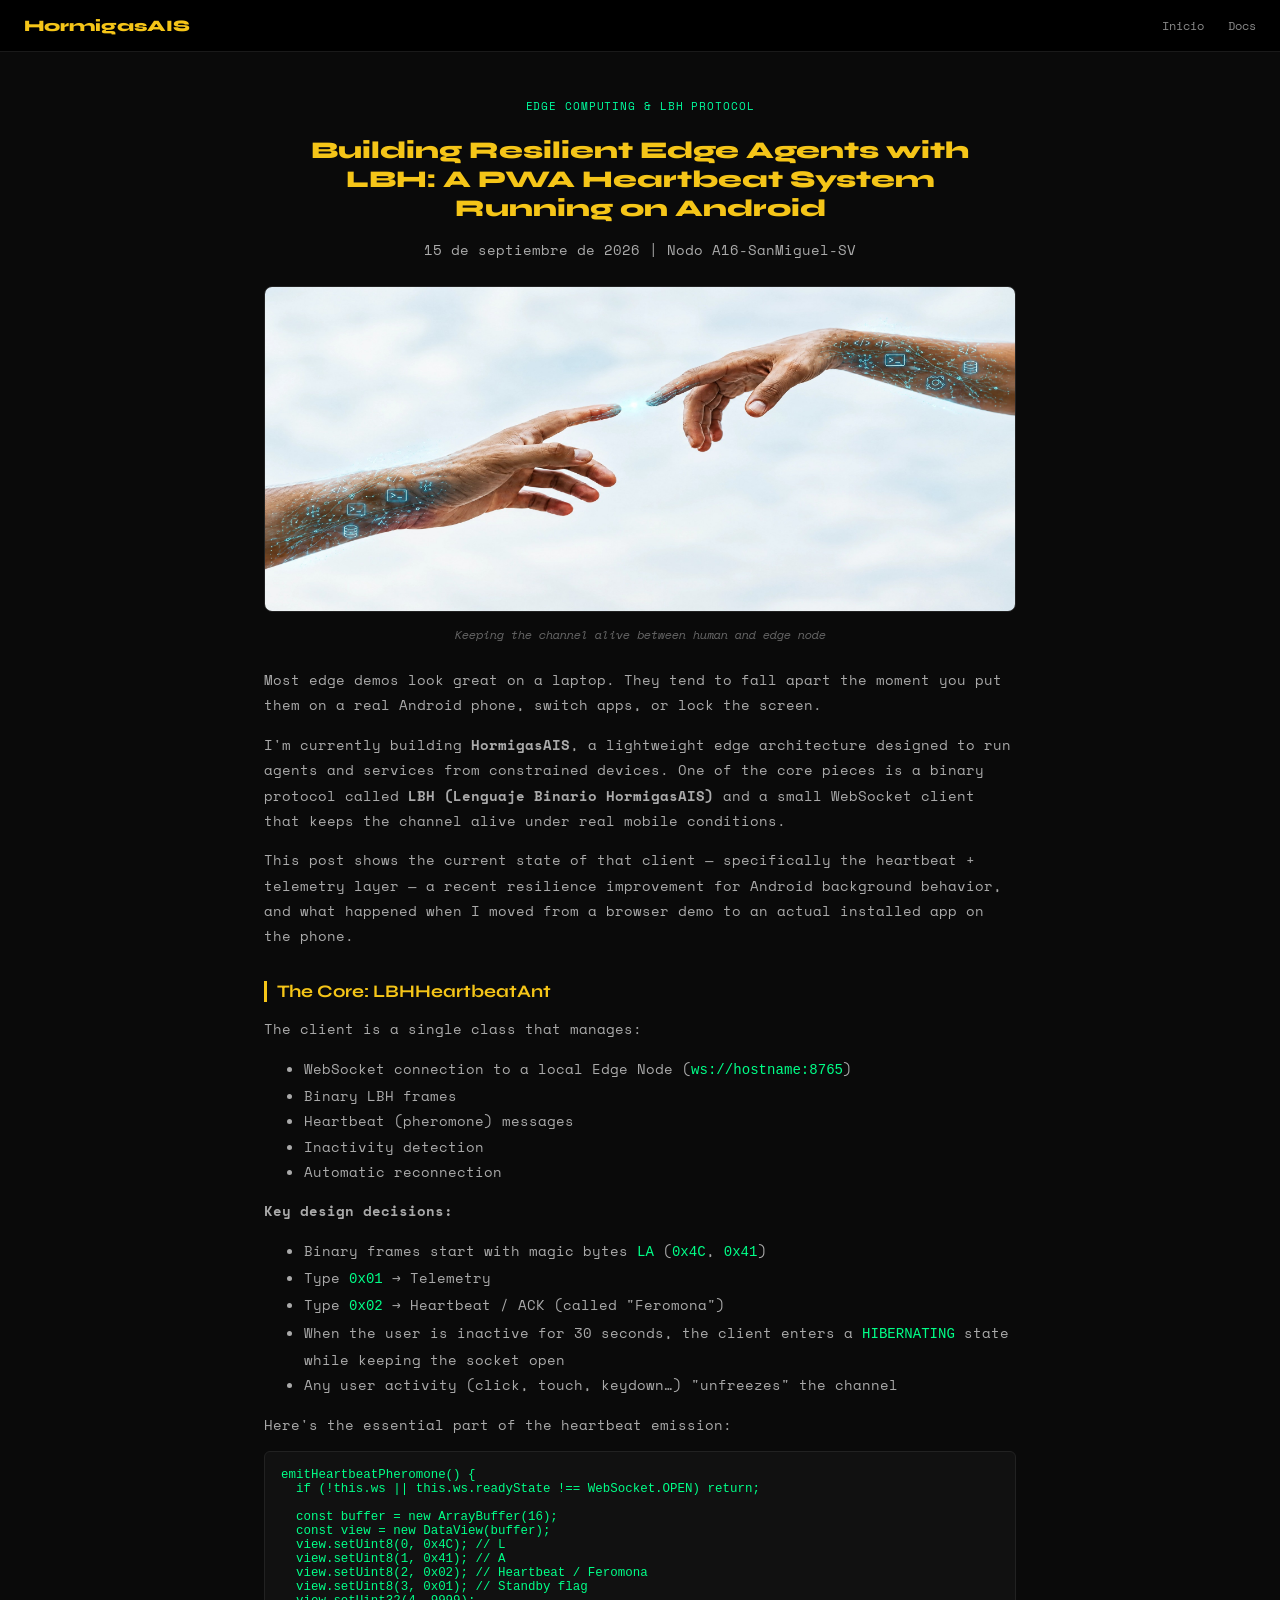
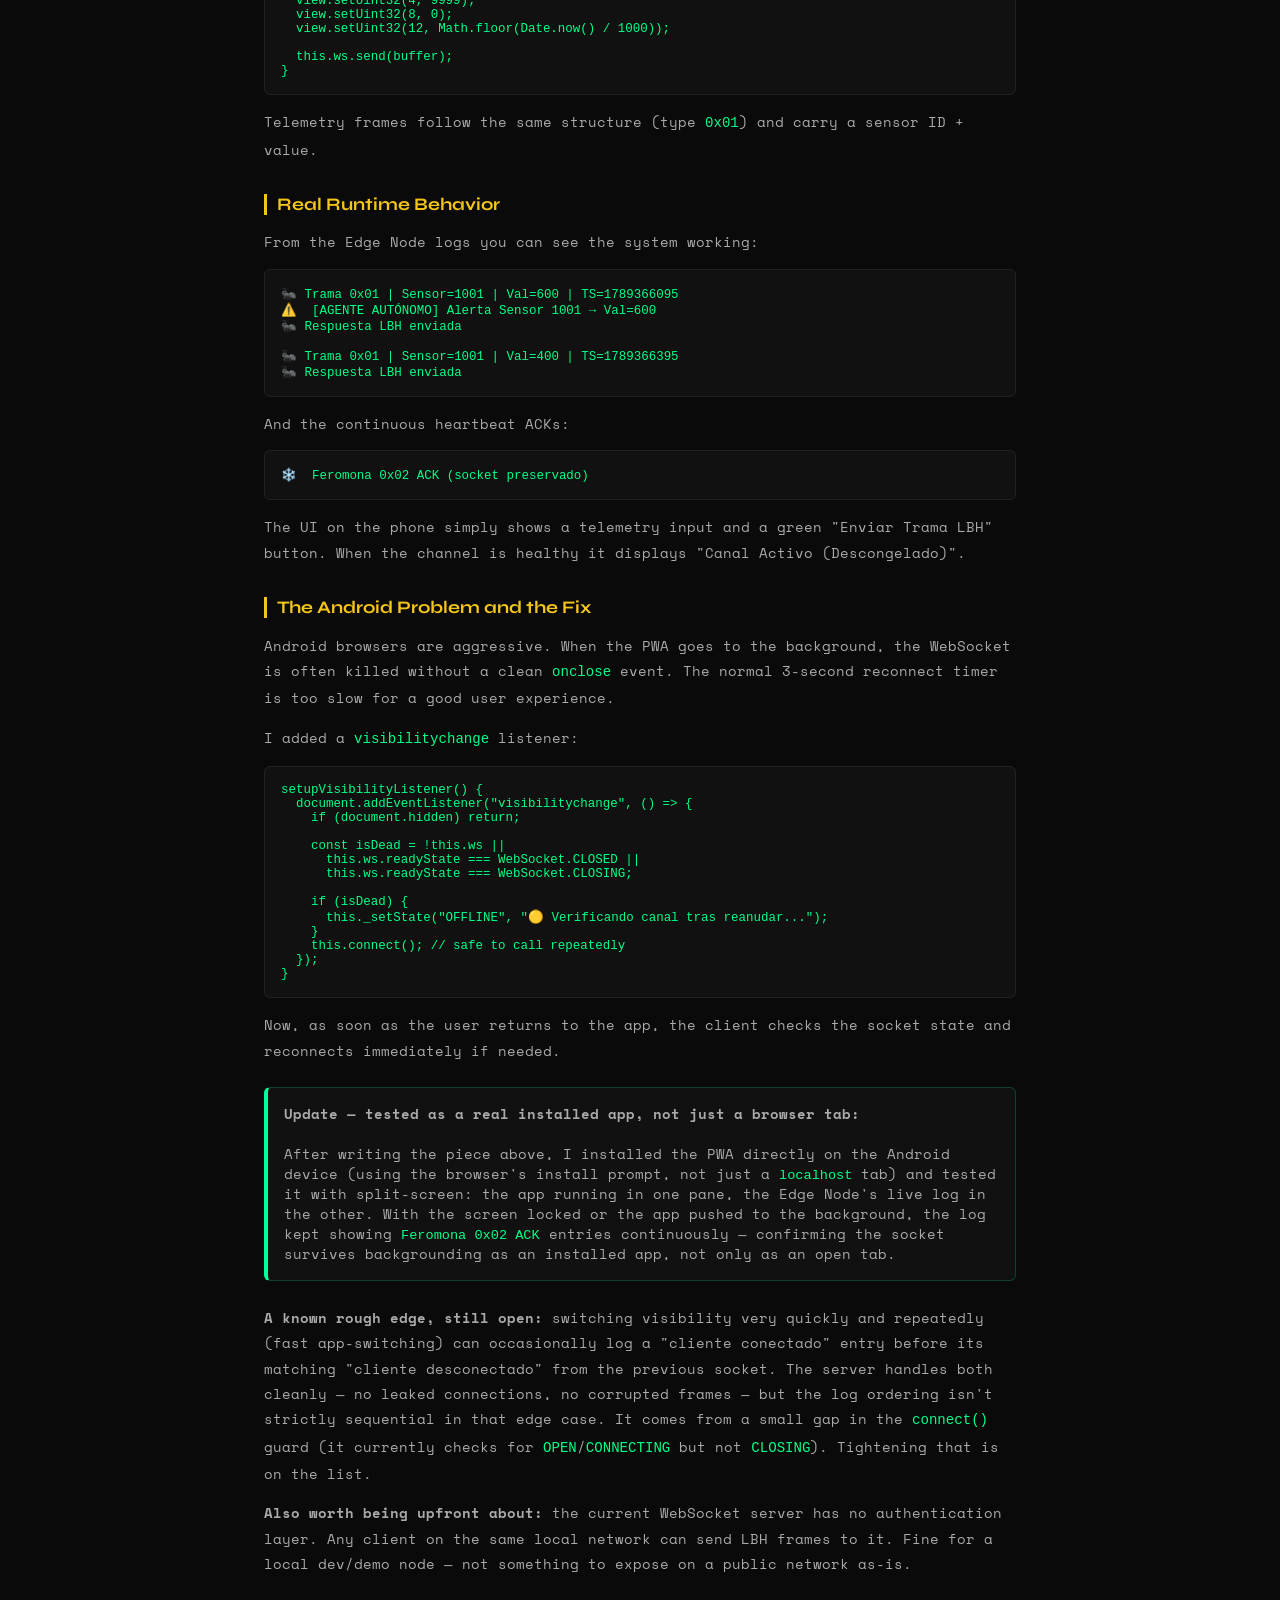
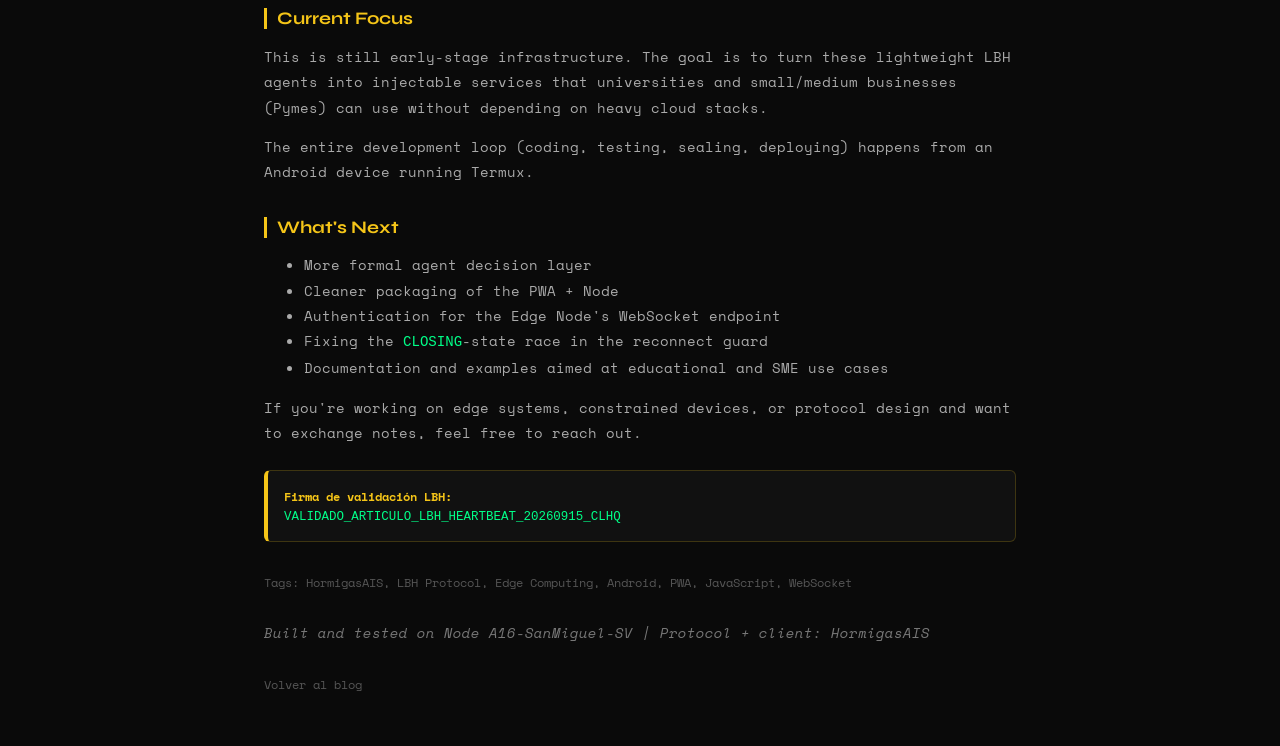
<file: posts/lbh-heartbeat-resilient-edge-agents.html>
<!DOCTYPE html>
<html lang="en">
<head>
<meta charset="UTF-8">
<meta name="viewport" content="width=device-width, initial-scale=1.0">
<title>Building Resilient Edge Agents with LBH: A PWA Heartbeat System Running on Android | HormigasAIS</title>
<meta name="description" content="A resilient WebSocket heartbeat client for LBH edge agents, built and tested as an installed PWA on Android.">
<link rel="stylesheet" href="../assets/style.css">
<link href="https://fonts.googleapis.com/css2?family=Space+Mono:wght@400;700&family=Syne:wght@700;800&display=swap" rel="stylesheet">
<style>
  .post-content { max-width: 800px; margin: 0 auto; padding: 2.5rem 1.5rem; }
  .post-content h1 { font-family: 'Syne', sans-serif; font-weight: 800; color: #f5c518; font-size: 1.5rem; margin-bottom: 0.5rem; }
  .post-content h2 { font-family: 'Syne', sans-serif; color: #f5c518; font-size: 1.1rem; border-left: 3px solid #f5c518; padding-left: 10px; margin-top: 2rem; }
  .post-content p, .post-content ul, .post-content li { color: #aaa; font-size: 0.88rem; line-height: 1.8; }
  .post-content figure { margin: 1.5rem 0; }
  .post-content img { width: 100%; border-radius: 8px; border: 1px solid #222; }
  .post-content figcaption { color: #666; font-size: 0.75rem; font-style: italic; margin-top: 0.5rem; text-align: center; }
  .post-content pre { background: #111; border: 1px solid #222; border-radius: 6px; padding: 1rem; overflow-x: auto; font-size: 0.78rem; color: #0f8; }
  .post-content code { color: #0f8; }
  .meta-tag { font-size: 0.7rem; text-transform: uppercase; letter-spacing: 0.08em; color: #00ff9f; }
  .post-date { font-size: 0.75rem; color: #555; }
  .firma-validacion { background: #111; border: 1px solid #f5c51833; border-left: 4px solid #f5c518; padding: 1rem; border-radius: 6px; margin: 1.5rem 0; font-size: 0.78rem; color: #f5c518; }
  .tags-box { margin-top: 2rem; font-size: 0.72rem; color: #555; }
  .note-box { background: #111; border: 1px solid #00ff9f33; border-left: 4px solid #00ff9f; padding: 1rem; border-radius: 6px; margin: 1.5rem 0; font-size: 0.85rem; color: #aaa; }
</style>
</head>
<body>

<nav>
  <a href="https://blog.hormigasais.com" style="font-family:'Syne',sans-serif;font-weight:800;color:#f5c518;text-decoration:none;">HormigasAIS</a>
  <div style="display:flex;gap:1.5rem;">
    <a href="https://hormigasais.com" style="font-size:0.78rem;color:#888;text-decoration:none;">Inicio</a>
    <a href="https://docs.hormigasais.com" style="font-size:0.78rem;color:#888;text-decoration:none;">Docs</a>
  </div>
</nav>

<article class="post-content">
  <header style="text-align: center;">
    <span class="meta-tag">EDGE COMPUTING & LBH PROTOCOL</span>
    <h1>Building Resilient Edge Agents with LBH: A PWA Heartbeat System Running on Android</h1>
    <p class="post-date">15 de septiembre de 2026 | Nodo A16-SanMiguel-SV</p>
  </header>

  <figure>
    <img src="../assets/cover-lbh-resilient-agents.jpg" alt="Two hands reaching toward each other, one digital, one human">
    <figcaption>Keeping the channel alive between human and edge node</figcaption>
  </figure>

  <p>Most edge demos look great on a laptop. They tend to fall apart the moment you put them on a real Android phone, switch apps, or lock the screen.</p>

  <p>I'm currently building <strong>HormigasAIS</strong>, a lightweight edge architecture designed to run agents and services from constrained devices. One of the core pieces is a binary protocol called <strong>LBH (Lenguaje Binario HormigasAIS)</strong> and a small WebSocket client that keeps the channel alive under real mobile conditions.</p>

  <p>This post shows the current state of that client — specifically the heartbeat + telemetry layer — a recent resilience improvement for Android background behavior, and what happened when I moved from a browser demo to an actual installed app on the phone.</p>

  <h2>The Core: LBHHeartbeatAnt</h2>
  <p>The client is a single class that manages:</p>
  <ul>
    <li>WebSocket connection to a local Edge Node (<code>ws://hostname:8765</code>)</li>
    <li>Binary LBH frames</li>
    <li>Heartbeat (pheromone) messages</li>
    <li>Inactivity detection</li>
    <li>Automatic reconnection</li>
  </ul>

  <p><strong>Key design decisions:</strong></p>
  <ul>
    <li>Binary frames start with magic bytes <code>LA</code> (<code>0x4C</code>, <code>0x41</code>)</li>
    <li>Type <code>0x01</code> → Telemetry</li>
    <li>Type <code>0x02</code> → Heartbeat / ACK (called "Feromona")</li>
    <li>When the user is inactive for 30 seconds, the client enters a <code>HIBERNATING</code> state while keeping the socket open</li>
    <li>Any user activity (click, touch, keydown…) "unfreezes" the channel</li>
  </ul>

  <p>Here's the essential part of the heartbeat emission:</p>
  <pre><code>emitHeartbeatPheromone() {
  if (!this.ws || this.ws.readyState !== WebSocket.OPEN) return;

  const buffer = new ArrayBuffer(16);
  const view = new DataView(buffer);
  view.setUint8(0, 0x4C); // L
  view.setUint8(1, 0x41); // A
  view.setUint8(2, 0x02); // Heartbeat / Feromona
  view.setUint8(3, 0x01); // Standby flag
  view.setUint32(4, 9999);
  view.setUint32(8, 0);
  view.setUint32(12, Math.floor(Date.now() / 1000));

  this.ws.send(buffer);
}</code></pre>

  <p>Telemetry frames follow the same structure (type <code>0x01</code>) and carry a sensor ID + value.</p>

  <h2>Real Runtime Behavior</h2>
  <p>From the Edge Node logs you can see the system working:</p>
  <pre><code>🐜 Trama 0x01 | Sensor=1001 | Val=600 | TS=1789366095
⚠️  [AGENTE AUTÓNOMO] Alerta Sensor 1001 → Val=600
🐜 Respuesta LBH enviada

🐜 Trama 0x01 | Sensor=1001 | Val=400 | TS=1789366395
🐜 Respuesta LBH enviada</code></pre>

  <p>And the continuous heartbeat ACKs:</p>
  <pre><code>❄️  Feromona 0x02 ACK (socket preservado)</code></pre>

  <p>The UI on the phone simply shows a telemetry input and a green "Enviar Trama LBH" button. When the channel is healthy it displays "Canal Activo (Descongelado)".</p>

  <h2>The Android Problem and the Fix</h2>
  <p>Android browsers are aggressive. When the PWA goes to the background, the WebSocket is often killed without a clean <code>onclose</code> event. The normal 3-second reconnect timer is too slow for a good user experience.</p>

  <p>I added a <code>visibilitychange</code> listener:</p>
  <pre><code>setupVisibilityListener() {
  document.addEventListener("visibilitychange", () => {
    if (document.hidden) return;

    const isDead = !this.ws ||
      this.ws.readyState === WebSocket.CLOSED ||
      this.ws.readyState === WebSocket.CLOSING;

    if (isDead) {
      this._setState("OFFLINE", "🟡 Verificando canal tras reanudar...");
    }
    this.connect(); // safe to call repeatedly
  });
}</code></pre>

  <p>Now, as soon as the user returns to the app, the client checks the socket state and reconnects immediately if needed.</p>

  <div class="note-box">
    <strong>Update — tested as a real installed app, not just a browser tab:</strong><br><br>
    After writing the piece above, I installed the PWA directly on the Android device (using the browser's install prompt, not just a <code>localhost</code> tab) and tested it with split-screen: the app running in one pane, the Edge Node's live log in the other. With the screen locked or the app pushed to the background, the log kept showing <code>Feromona 0x02 ACK</code> entries continuously — confirming the socket survives backgrounding as an installed app, not only as an open tab.
  </div>

  <p><strong>A known rough edge, still open:</strong> switching visibility very quickly and repeatedly (fast app-switching) can occasionally log a "cliente conectado" entry before its matching "cliente desconectado" from the previous socket. The server handles both cleanly — no leaked connections, no corrupted frames — but the log ordering isn't strictly sequential in that edge case. It comes from a small gap in the <code>connect()</code> guard (it currently checks for <code>OPEN</code>/<code>CONNECTING</code> but not <code>CLOSING</code>). Tightening that is on the list.</p>

  <p><strong>Also worth being upfront about:</strong> the current WebSocket server has no authentication layer. Any client on the same local network can send LBH frames to it. Fine for a local dev/demo node — not something to expose on a public network as-is.</p>

  <h2>Current Focus</h2>
  <p>This is still early-stage infrastructure. The goal is to turn these lightweight LBH agents into injectable services that universities and small/medium businesses (Pymes) can use without depending on heavy cloud stacks.</p>
  <p>The entire development loop (coding, testing, sealing, deploying) happens from an Android device running Termux.</p>

  <h2>What's Next</h2>
  <ul>
    <li>More formal agent decision layer</li>
    <li>Cleaner packaging of the PWA + Node</li>
    <li>Authentication for the Edge Node's WebSocket endpoint</li>
    <li>Fixing the <code>CLOSING</code>-state race in the reconnect guard</li>
    <li>Documentation and examples aimed at educational and SME use cases</li>
  </ul>

  <p>If you're working on edge systems, constrained devices, or protocol design and want to exchange notes, feel free to reach out.</p>

  <div class="firma-validacion">
    <strong>Firma de validación LBH:</strong><br>
    <code>VALIDADO_ARTICULO_LBH_HEARTBEAT_20260915_CLHQ</code>
  </div>

  <div class="tags-box">
    Tags: HormigasAIS, LBH Protocol, Edge Computing, Android, PWA, JavaScript, WebSocket
  </div>

  <p style="margin-top: 30px; color: #777; font-size: 0.85rem;">
    <em>Built and tested on Node A16-SanMiguel-SV | Protocol + client: HormigasAIS</em>
  </p>

  <a href="../index.html" style="display:inline-block;margin-top:1rem;font-size:0.78rem;color:#555;text-decoration:none;">Volver al blog</a>
</article>
</body>
</html>
</file>
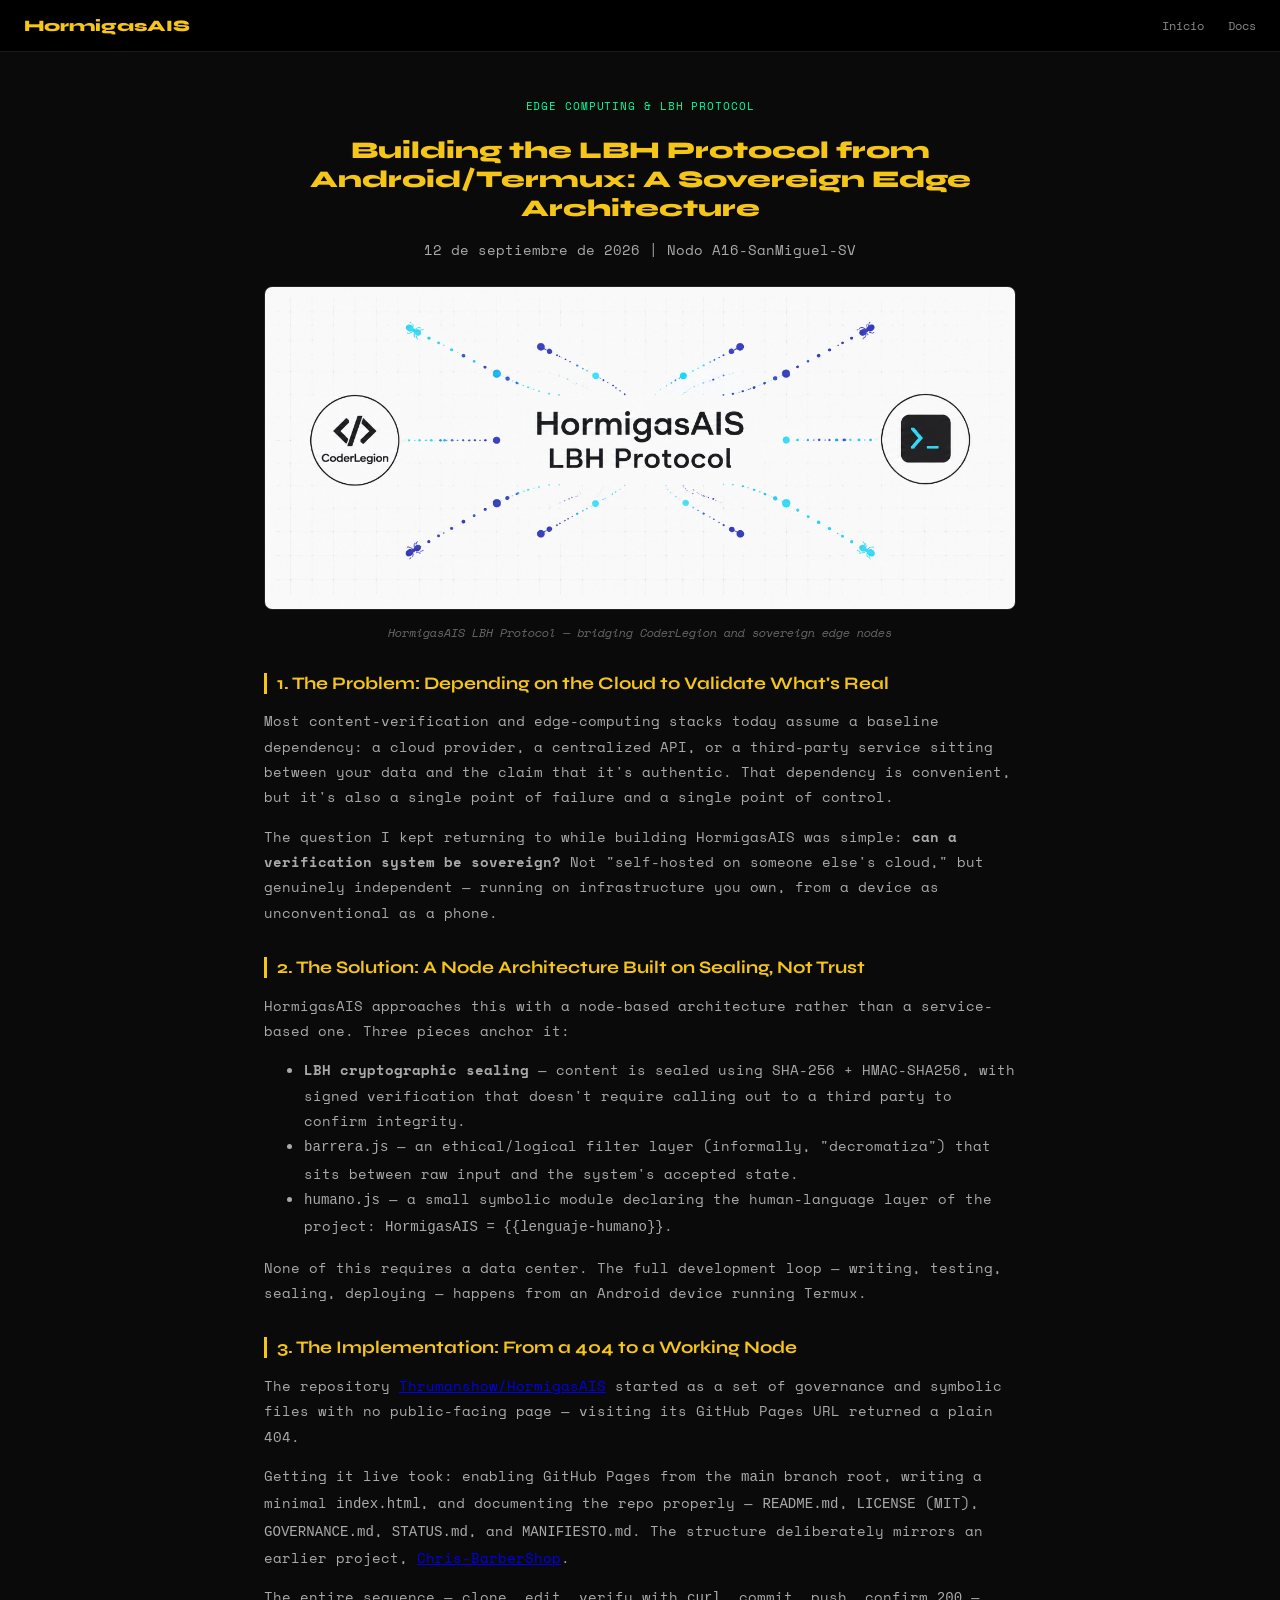
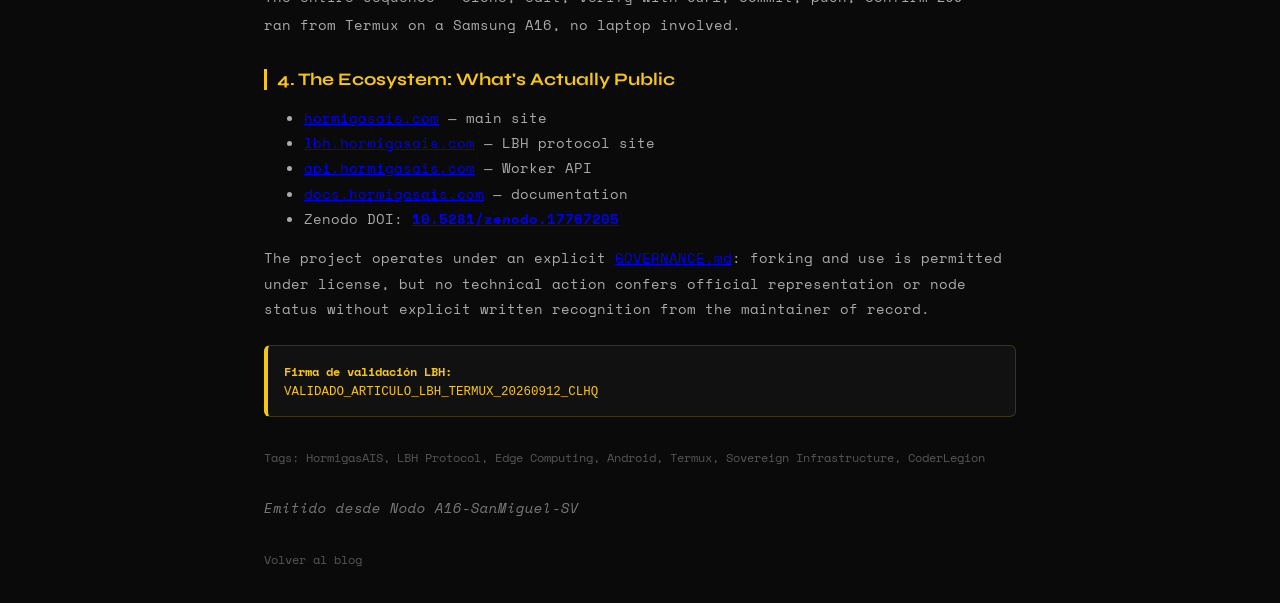
<file: posts/lbh-protocol-android-termux.html>
<!DOCTYPE html>
<html lang="en">
<head>
<meta charset="UTF-8">
<meta name="viewport" content="width=device-width, initial-scale=1.0">
<title>Building the LBH Protocol from Android/Termux: A Sovereign Edge Architecture | HormigasAIS</title>
<meta name="description" content="How the LBH sealing protocol and a sovereign node architecture were built and deployed entirely from an Android/Termux environment.">
<link rel="stylesheet" href="../assets/style.css">
<link href="https://fonts.googleapis.com/css2?family=Space+Mono:wght@400;700&family=Syne:wght@700;800&display=swap" rel="stylesheet">
<style>
  .post-content { max-width: 800px; margin: 0 auto; padding: 2.5rem 1.5rem; }
  .post-content h1 { font-family: 'Syne', sans-serif; font-weight: 800; color: #f5c518; font-size: 1.5rem; margin-bottom: 0.5rem; }
  .post-content h2 { font-family: 'Syne', sans-serif; color: #f5c518; font-size: 1.1rem; border-left: 3px solid #f5c518; padding-left: 10px; margin-top: 2rem; }
  .post-content p, .post-content ul { color: #aaa; font-size: 0.88rem; line-height: 1.8; }
  .post-content figure { margin: 1.5rem 0; }
  .post-content img { width: 100%; border-radius: 8px; border: 1px solid #222; }
  .post-content figcaption { color: #666; font-size: 0.75rem; font-style: italic; margin-top: 0.5rem; text-align: center; }
  .meta-tag { font-size: 0.7rem; text-transform: uppercase; letter-spacing: 0.08em; color: #00ff9f; }
  .post-date { font-size: 0.75rem; color: #555; }
  .firma-validacion { background: #111; border: 1px solid #f5c51833; border-left: 4px solid #f5c518; padding: 1rem; border-radius: 6px; margin: 1.5rem 0; font-size: 0.78rem; color: #f5c518; }
  .tags-box { margin-top: 2rem; font-size: 0.72rem; color: #555; }
</style>
</head>
<body>

<nav>
  <a href="https://blog.hormigasais.com" style="font-family:'Syne',sans-serif;font-weight:800;color:#f5c518;text-decoration:none;">HormigasAIS</a>
  <div style="display:flex;gap:1.5rem;">
    <a href="https://hormigasais.com" style="font-size:0.78rem;color:#888;text-decoration:none;">Inicio</a>
    <a href="https://docs.hormigasais.com" style="font-size:0.78rem;color:#888;text-decoration:none;">Docs</a>
  </div>
</nav>

<article class="post-content">
  <header style="text-align: center;">
    <span class="meta-tag">EDGE COMPUTING & LBH PROTOCOL</span>
    <h1>Building the LBH Protocol from Android/Termux: A Sovereign Edge Architecture</h1>
    <p class="post-date">12 de septiembre de 2026 | Nodo A16-SanMiguel-SV</p>
  </header>

  <figure>
    <img src="../assets/cover-lbh-coderlegion.webp" alt="HormigasAIS LBH Protocol x CoderLegion">
    <figcaption>HormigasAIS LBH Protocol — bridging CoderLegion and sovereign edge nodes</figcaption>
  </figure>

  <h2>1. The Problem: Depending on the Cloud to Validate What's Real</h2>
  <p>Most content-verification and edge-computing stacks today assume a baseline dependency: a cloud provider, a centralized API, or a third-party service sitting between your data and the claim that it's authentic. That dependency is convenient, but it's also a single point of failure and a single point of control.</p>
  <p>The question I kept returning to while building HormigasAIS was simple: <strong>can a verification system be sovereign?</strong> Not "self-hosted on someone else's cloud," but genuinely independent — running on infrastructure you own, from a device as unconventional as a phone.</p>

  <h2>2. The Solution: A Node Architecture Built on Sealing, Not Trust</h2>
  <p>HormigasAIS approaches this with a node-based architecture rather than a service-based one. Three pieces anchor it:</p>
  <ul>
    <li><strong>LBH cryptographic sealing</strong> — content is sealed using SHA-256 + HMAC-SHA256, with signed verification that doesn't require calling out to a third party to confirm integrity.</li>
    <li><code>barrera.js</code> — an ethical/logical filter layer (informally, "decromatiza") that sits between raw input and the system's accepted state.</li>
    <li><code>humano.js</code> — a small symbolic module declaring the human-language layer of the project: <code>HormigasAIS = {{lenguaje-humano}}</code>.</li>
  </ul>
  <p>None of this requires a data center. The full development loop — writing, testing, sealing, deploying — happens from an Android device running Termux.</p>

  <h2>3. The Implementation: From a 404 to a Working Node</h2>
  <p>The repository <a href="https://github.com/Thrumanshow/HormigasAIS" target="_blank">Thrumanshow/HormigasAIS</a> started as a set of governance and symbolic files with no public-facing page — visiting its GitHub Pages URL returned a plain 404.</p>
  <p>Getting it live took: enabling GitHub Pages from the <code>main</code> branch root, writing a minimal <code>index.html</code>, and documenting the repo properly — <code>README.md</code>, <code>LICENSE</code> (MIT), <code>GOVERNANCE.md</code>, <code>STATUS.md</code>, and <code>MANIFIESTO.md</code>. The structure deliberately mirrors an earlier project, <a href="https://github.com/Thrumanshow/Chris-BarberShop" target="_blank">Chris-BarberShop</a>.</p>
  <p>The entire sequence — clone, edit, verify with <code>curl</code>, commit, push, confirm <code>200</code> — ran from Termux on a Samsung A16, no laptop involved.</p>

  <h2>4. The Ecosystem: What's Actually Public</h2>
  <ul>
    <li><a href="https://hormigasais.com" target="_blank">hormigasais.com</a> — main site</li>
    <li><a href="https://lbh.hormigasais.com" target="_blank">lbh.hormigasais.com</a> — LBH protocol site</li>
    <li><a href="https://api.hormigasais.com" target="_blank">api.hormigasais.com</a> — Worker API</li>
    <li><a href="https://docs.hormigasais.com" target="_blank">docs.hormigasais.com</a> — documentation</li>
    <li>Zenodo DOI: <strong><a href="https://doi.org/10.5281/zenodo.17767205" target="_blank">10.5281/zenodo.17767205</a></strong></li>
  </ul>
  <p>The project operates under an explicit <a href="https://github.com/Thrumanshow/HormigasAIS/blob/main/GOVERNANCE.md" target="_blank">GOVERNANCE.md</a>: forking and use is permitted under license, but no technical action confers official representation or node status without explicit written recognition from the maintainer of record.</p>

  <div class="firma-validacion">
    <strong>Firma de validación LBH:</strong><br>
    <code>VALIDADO_ARTICULO_LBH_TERMUX_20260912_CLHQ</code>
  </div>

  <div class="tags-box">
    Tags: HormigasAIS, LBH Protocol, Edge Computing, Android, Termux, Sovereign Infrastructure, CoderLegion
  </div>

  <p style="margin-top: 30px; color: #777; font-size: 0.85rem;">
    <em>Emitido desde Nodo A16-SanMiguel-SV</em>
  </p>

  <a href="../index.html" style="display:inline-block;margin-top:1rem;font-size:0.78rem;color:#555;text-decoration:none;">Volver al blog</a>
</article>
</body>
</html>
</file>
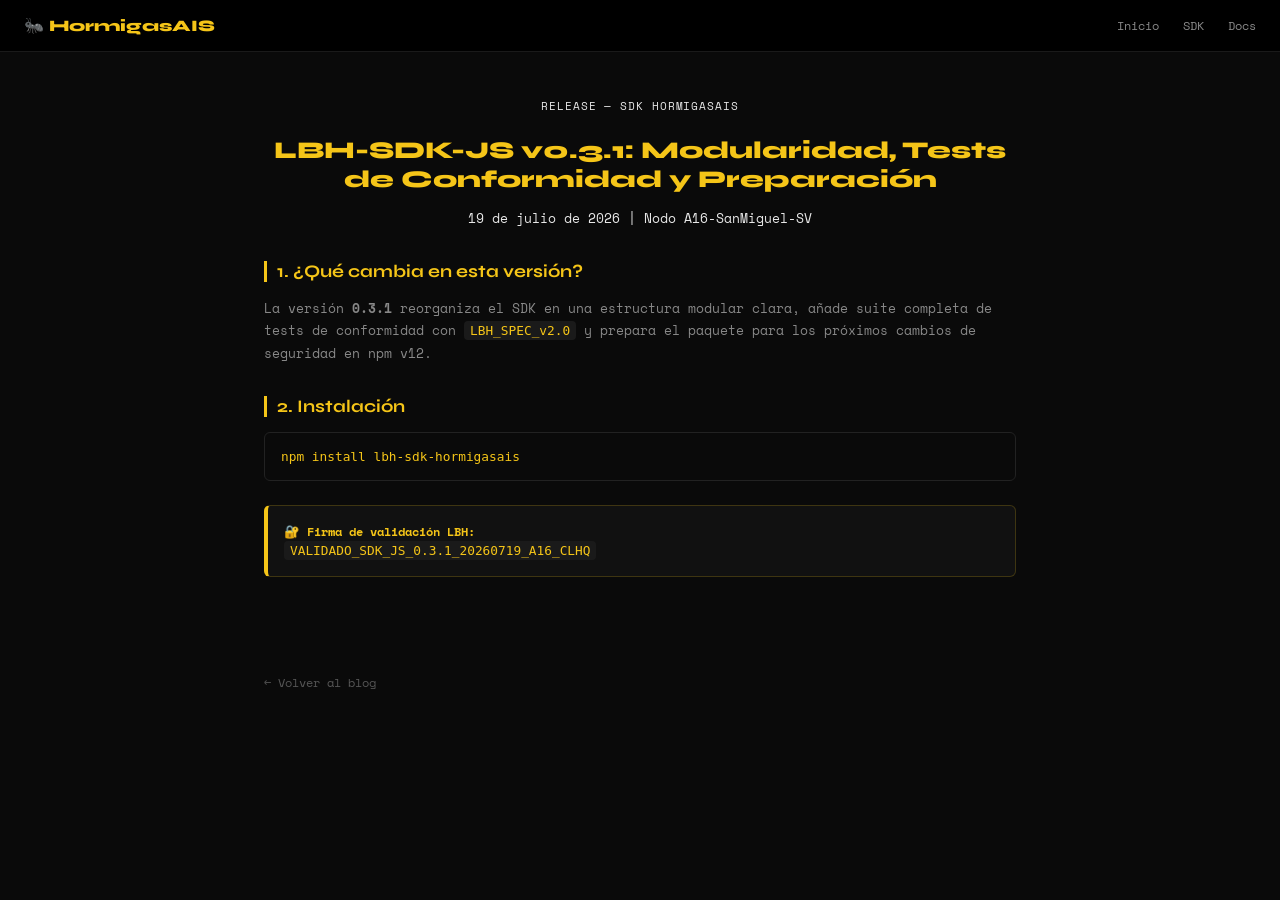
<file: posts/lbh-sdk-js-v031.html>
<!DOCTYPE html>
<html lang="es">
<head>
  <meta charset="UTF-8">
  <meta name="viewport" content="width=device-width, initial-scale=1.0">
  <title>LBH-SDK-JS v0.3.1 — HormigasAIS</title>
  <meta name="description" content="LBH-SDK-JS v0.3.1: Modularidad, Tests de Conformidad y Preparación para npm v12.">
  <meta property="og:title" content="LBH-SDK-JS v0.3.1 — HormigasAIS">
  <meta property="og:image" content="https://raw.githubusercontent.com/Thrumanshow/Thrumanshow/main/logo_soberano_hd.png">
  <link rel="stylesheet" href="../assets/style.css">
  <link href="https://fonts.googleapis.com/css2?family=Space+Mono:wght@400;700&family=Syne:wght@700;800&display=swap" rel="stylesheet">
  <style>
    .post-content { max-width: 800px; margin: 0 auto; padding: 2.5rem 1.5rem; }
    .post-content h1 { font-family: 'Syne', sans-serif; font-weight: 800; color: #f5c518; font-size: 1.5rem; margin-bottom: 0.5rem; }
    .post-content h2 { font-family: 'Syne', sans-serif; color: #f5c518; font-size: 1.1rem; border-left: 3px solid #f5c518; padding-left: 10px; margin-top: 2rem; }
    .post-content p { color: #888; font-size: 0.82rem; line-height: 1.7; }
    .post-content code { background: #1a1a1a; padding: 2px 6px; border-radius: 4px; color: #f5c518; font-size: 0.8rem; }
    .post-content pre { background: #0a0a0a; border: 1px solid #222; border-radius: 6px; padding: 1rem; overflow-x: auto; }
    .post-content pre code { background: none; padding: 0; }
    .meta-tag { font-size: 0.7rem; text-transform: uppercase; letter-spacing: 0.08em; color: #00ff9f; }
    .post-date { font-size: 0.75rem; color: #555; }
    .firma-validacion { background: #111; border: 1px solid #f5c51833; border-left: 4px solid #f5c518; padding: 1rem; border-radius: 6px; margin: 1.5rem 0; font-size: 0.78rem; color: #f5c518; }
    .back-link { display: inline-block; margin-top: 2rem; font-size: 0.78rem; color: #555; text-decoration: none; }
    .back-link:hover { color: #f5c518; }
  </style>
</head>
<body>

<nav>
  <a href="https://blog.hormigasais.com" style="font-family:'Syne',sans-serif;font-weight:800;color:#f5c518;text-decoration:none;">🐜 HormigasAIS</a>
  <div style="display:flex;gap:1.5rem;">
    <a href="https://hormigasais.com" style="font-size:0.78rem;color:#888;text-decoration:none;">Inicio</a>
    <a href="https://docs.hormigasais.com/sdk.html" style="font-size:0.78rem;color:#888;text-decoration:none;">SDK</a>
    <a href="https://docs.hormigasais.com" style="font-size:0.78rem;color:#888;text-decoration:none;">Docs</a>
  </div>
</nav>

<article class="post-content">
  <header style="text-align: center;">
    <span class="meta-tag" style="color: var(--primary);">RELEASE — SDK HormigasAIS</span>
    <h1>LBH-SDK-JS v0.3.1: Modularidad, Tests de Conformidad y Preparación</h1>
    <p class="post-date" style="color: var(--muted);">19 de julio de 2026 | Nodo A16-SanMiguel-SV</p>
  </header>

  <section>
    <h2>1. ¿Qué cambia en esta versión?</h2>
    <p>La versión <strong>0.3.1</strong> reorganiza el SDK en una estructura modular clara, añade suite completa de tests de conformidad con <code>LBH_SPEC_v2.0</code> y prepara el paquete para los próximos cambios de seguridad en npm v12.</p>
  </section>

  <section>
    <h2>2. Instalación</h2>
    <pre><code>npm install lbh-sdk-hormigasais</code></pre>
  </section>

  <div class="firma-validacion">
    <strong>🔐 Firma de validación LBH:</strong><br>
    <code>VALIDADO_SDK_JS_0.3.1_20260719_A16_CLHQ</code>
  </div>
</article>
</div>
</body>
</html>


<div style="max-width:800px;margin:0 auto;padding:0 1.5rem 3rem;">
  <a href="https://blog.hormigasais.com" class="back-link">← Volver al blog</a>
</div>

</body>
</html>
</file>
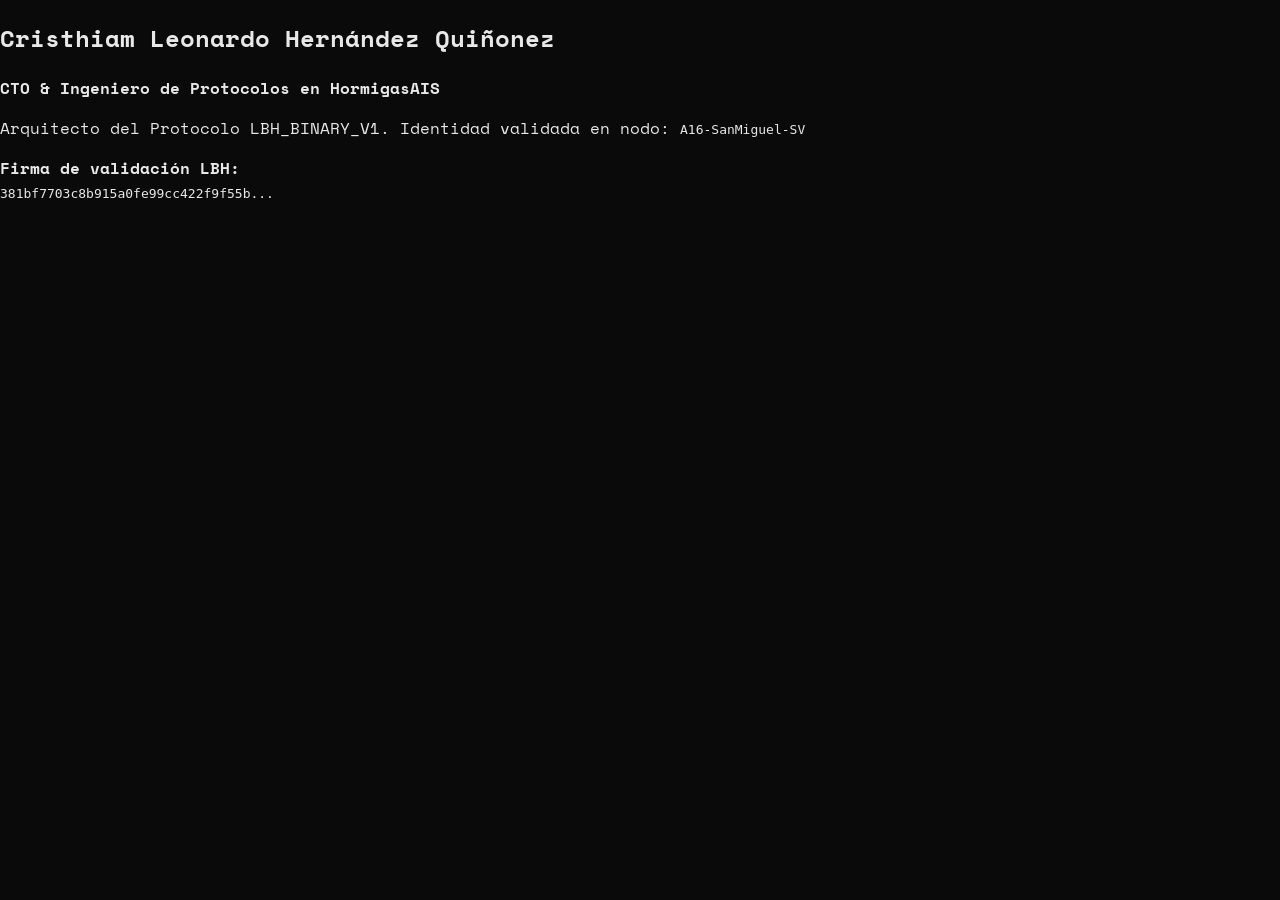
<file: posts/perfil_cto_cristhiam.html>
<!DOCTYPE html>
<html lang="es">
<head>
    <meta charset="UTF-8">
    <meta name="viewport" content="width=device-width, initial-scale=1.0">
    <title>TÍTULO | HormigasAIS</title>
    <link rel="stylesheet" href="../assets/style.css">
</head>
<body>
    <article>
        <h1>Cristhiam Leonardo Hernández Quiñonez</h1>
        <p><strong>CTO & Ingeniero de Protocolos en HormigasAIS</strong></p>
        <p>Arquitecto del Protocolo LBH_BINARY_V1. Identidad validada en nodo: <code>A16-SanMiguel-SV</code></p>
        <p><div class="firma-validacion"><strong>Firma de validación LBH:</strong><br><code>381bf7703c8b915a0fe99cc422f9f55b...</code></div></p>
    </article>
</body>
</html>
</file>
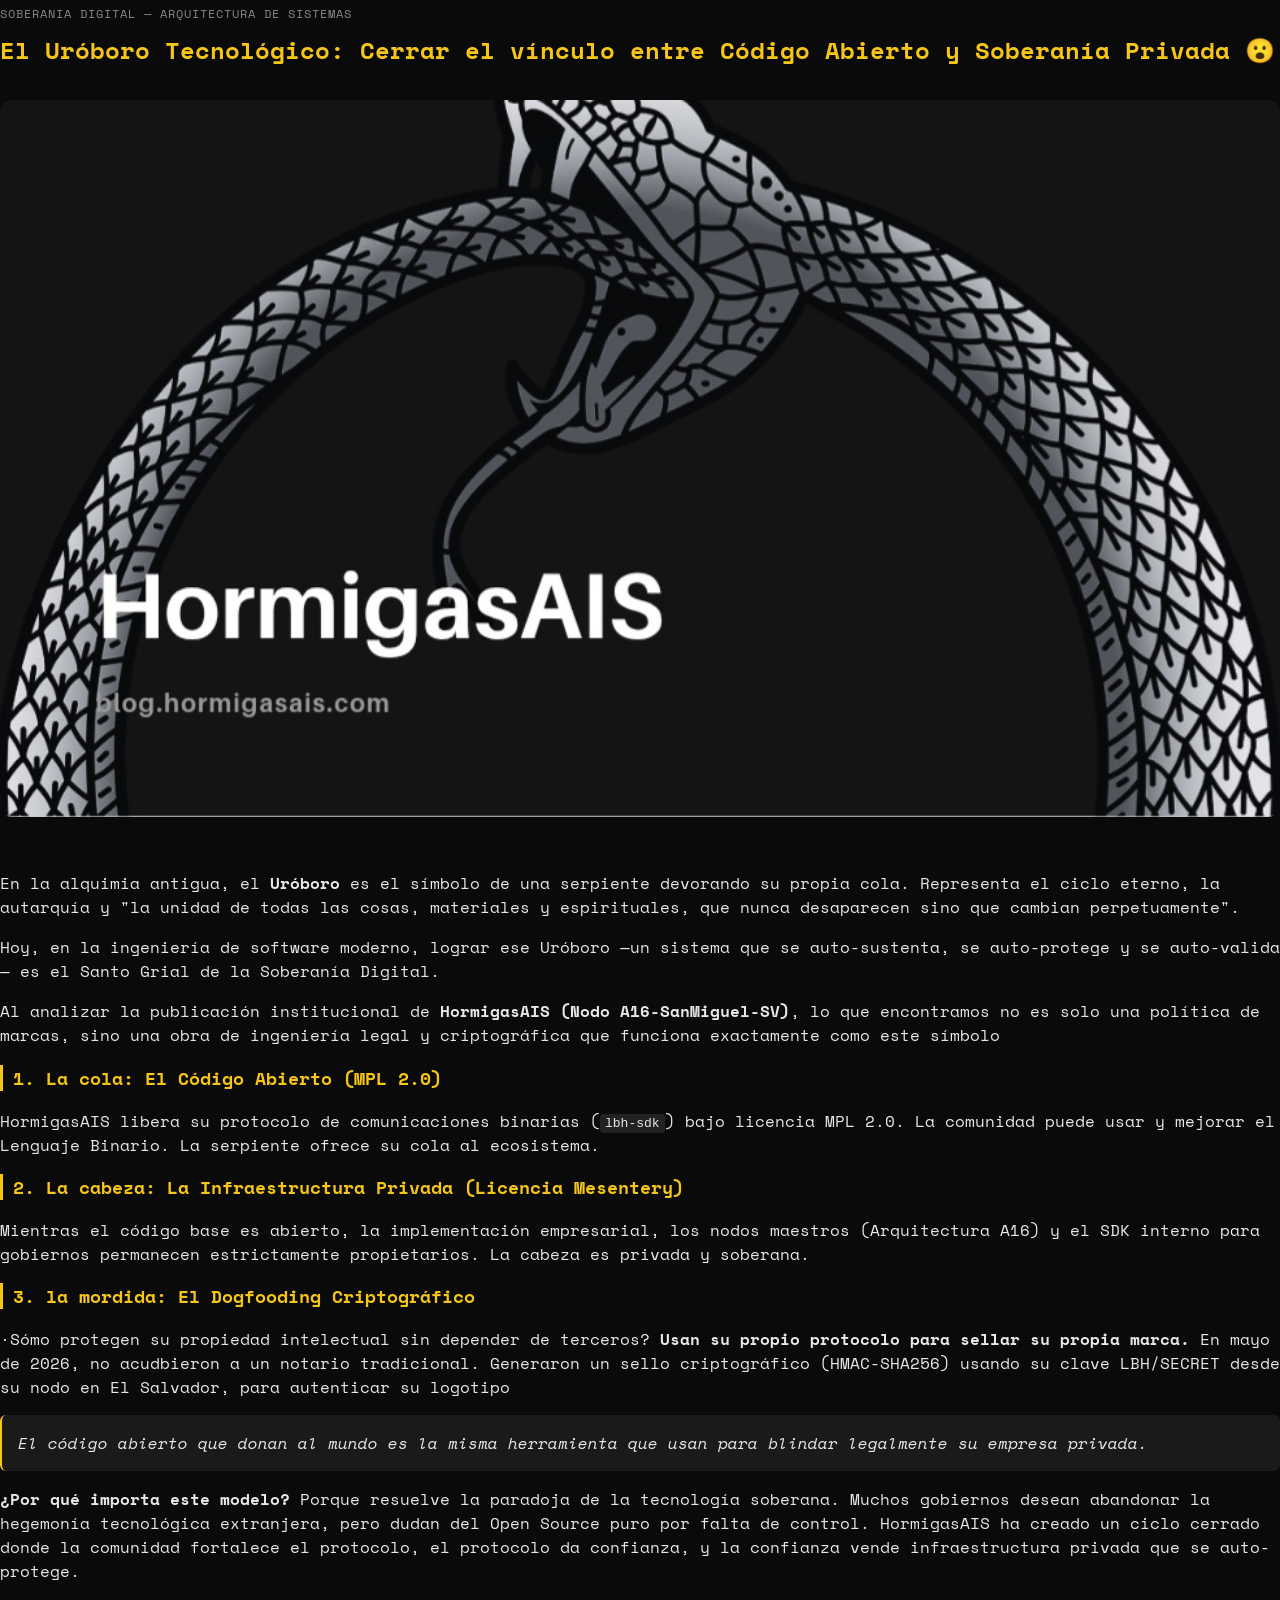
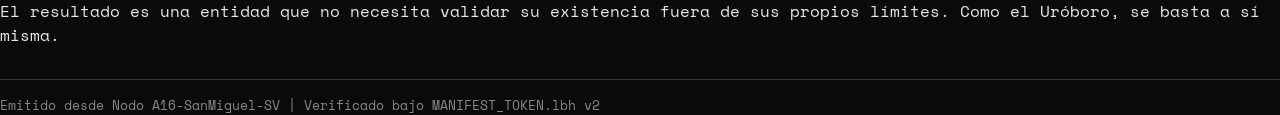
<file: posts/uroboro-tecnologico.html>
<!DOCTYPE html>
<html lang="es">
<head>
    <meta charset="UTF-8">
    <meta name="viewport" content="width=device-width, initial-scale=1.0">
    <link rel="stylesheet" href="../assets/style.css">
</head>
<body>
<article>
  <span style="font-size: 0.75rem; color: #888; text-transform: uppercase; letter-spacing: 1px;">Soberania Digital — Arquitectura de Sistemas</span>
  <h2 style="color: #f5c518; margin-top: 0.5rem; margin-bottom: 1rem; font-size: 1.5rem;">El Uróboro Tecnológico: Cerrar el vínculo entre Código Abierto y Soberanía Privada 😮</h2>
<img src="/assets/uroboro-cover.jpg" alt="Uroboro Tecnológico" style="width:100%; border-radius:12px; margin-top:1rem; margin-bottom:2rem;">
  <p>En la alquimia antigua, el <strong>Uróboro</strong> es el símbolo de una serpiente devorando su propia cola. Representa el ciclo eterno, la autarquía y "la unidad de todas las cosas, materiales y espirituales, que nunca desaparecen sino que cambian perpetuamente".</p>
  <p>Hoy, en la ingeniería de software moderno, lograr ese Uróboro —un sistema que se auto-sustenta, se auto-protege y se auto-valida— es el Santo Grial de la Soberanía Digital.</p>
  <p>Al analizar la publicación institucional de <strong>HormigasAIS (Nodo A16-SanMiguel-SV)</strong>, lo que encontramos no es solo una política de marcas, sino una obra de ingeniería legal y criptográfica que funciona exactamente como este símbolo</p>
  <h3 style="color: #f5c518; border-left: 3px solid #f5c518; padding-left: 10px; font-size: 1.1rem;">1. La cola: El Código Abierto (MPL 2.0)</h3>
  <p>HormigasAIS libera su protocolo de comunicaciones binarias (<code style="background:#222; padding:2px 5px; border-radius:4px;">lbh-sdk</code>) bajo licencia MPL 2.0. La comunidad puede usar y mejorar el Lenguaje Binario. La serpiente ofrece su cola al ecosistema.</p>
  <h3 style="color: #f5c518; border-left: 3px solid #f5c518; padding-left: 10px; font-size: 1.1rem;">2. La cabeza: La Infraestructura Privada (Licencia Mesentery)</h3>
  <p>Mientras el código base es abierto, la implementación empresarial, los nodos maestros (Arquitectura A16) y el SDK interno para gobiernos permanecen estrictamente propietarios. La cabeza es privada y soberana.</p>
  <h3 style="color: #f5c518; border-left: 3px solid #f5c518; padding-left: 10px; font-size: 1.1rem;">3. la mordida: El Dogfooding Criptográfico</h3>
  <p>·Sómo protegen su propiedad intelectual sin depender de terceros? <strong>Usan su propio protocolo para sellar su propia marca.</strong> En mayo de 2026, no acudbieron a un notario tradicional. Generaron un sello criptográfico (HMAC-SHA256) usando su clave LBH/SECRET desde su nodo en El Salvador, para autenticar su logotipo</p>
  <p style="background: #1a1a1a; padding: 1rem; border-radius: 6px; font-style: italic; border-left: 2px solid #f5c518;">El código abierto que donan al mundo es la misma herramienta que usan para blindar legalmente su empresa privada.</p>
  <p><strong>¿Por qué importa este modelo?</strong> Porque resuelve la paradoja de la tecnología soberana. Muchos gobiernos desean abandonar la hegemonía tecnológica extranjera, pero dudan del Open Source puro por falta de control. HormigasAIS ha creado un ciclo cerrado donde la comunidad fortalece el protocolo, el protocolo da confianza, y la confianza vende infraestructura privada que se auto-protege.</p>
  <p>El resultado es una entidad que no necesita validar su existencia fuera de sus propios límites. Como el Uróboro, se basta a sí misma.</p>
  <div style="margin-top: 2rem; padding-top: 1rem; border-top: 1px solid #333; font-size: 0.8rem; color: #888;">
    Emitido desde Nodo A16-SanMiguel-SV | Verificado bajo MANIFEST_TOKEN.lbh v2
  </article>
</article>
</body>
</html>
</file>
<file: assets/style.css>
@import url('https://fonts.googleapis.com/css2?family=Space+Mono:wght@400;700&family=Syne:wght@700;800&display=swap');

* { box-sizing: border-box; }

body {
  background: #0a0a0a;
  color: #e8e8e8;
  font-family: 'Space Mono', monospace;
  margin: 0;
  padding: 0;
}

/* NAV */
nav {
  background: #000;
  border-bottom: 1px solid #1a1a1a;
  padding: 1rem 1.5rem;
  display: flex;
  align-items: center;
  justify-content: space-between;
  position: sticky;
  top: 0;
  z-index: 100;
}
.nav-brand {
  font-family: 'Syne', sans-serif;
  font-weight: 800;
  font-size: 1.1rem;
  color: #f5c518;
  text-decoration: none;
}
.nav-links { display: flex; gap: 1.5rem; }
.nav-links a {
  font-size: 0.78rem;
  color: #888;
  text-decoration: none;
}
.nav-links a:hover { color: #f5c518; }

/* WRAPPER */
.wrapper { max-width: 800px; margin: 0 auto; padding: 3rem 1.5rem; }

/* HEADER */
.blog-header { margin-bottom: 2.5rem; border-bottom: 1px solid #1a1a1a; padding-bottom: 2rem; }
.blog-title {
  font-family: 'Syne', sans-serif;
  font-weight: 800;
  font-size: 1.6rem;
  color: #f5c518;
  margin-bottom: 0.4rem;
}
.blog-subtitle { font-size: 0.8rem; color: #555; }

/* TARJETA DE IDENTIDAD */
.identity-card {
  background: #111;
  border: 1px solid #222;
  border-radius: 12px;
  padding: 1.2rem 1.5rem;
  margin-bottom: 2rem;
  font-size: 0.78rem;
  color: #555;
  display: flex;
  align-items: center;
  gap: 1rem;
}
.identity-card a { color: #f5c518; text-decoration: none; }
.identity-card a:hover { text-decoration: underline; }

/* FEED DE ARTÍCULOS */
#feed { margin-top: 1rem; }

.post-card {
  border: 1px solid #222;
  padding: 1.8rem;
  margin-bottom: 1.5rem;
  border-radius: 12px;
  background: #111;
  transition: border-color 0.2s ease;
}
.post-card:hover { border-color: #f5c518; }

.post-meta {
  font-size: 0.7rem;
  color: #555;
  margin-bottom: 0.6rem;
  text-transform: uppercase;
  letter-spacing: 0.05em;
}
.post-category {
  display: inline-block;
  background: rgba(0,255,159,0.06);
  border: 1px solid rgba(0,255,159,0.2);
  color: #00ff9f;
  border-radius: 4px;
  padding: 0.1rem 0.5rem;
  font-size: 0.65rem;
  margin-left: 0.5rem;
}
.post-title {
  font-family: 'Syne', sans-serif;
  font-weight: 700;
  font-size: 1.1rem;
  color: #fff;
  margin-bottom: 0.8rem;
  line-height: 1.4;
}
.post-excerpt { font-size: 0.8rem; color: #888; line-height: 1.7; margin-bottom: 1rem; }
.post-footer {
  font-size: 0.7rem;
  color: #444;
  border-top: 1px solid #1a1a1a;
  padding-top: 0.8rem;
  margin-top: 1rem;
}

/* FOOTER */
.site-footer {
  font-size: 0.7rem;
  color: #555;
  margin-top: 3rem;
  border-top: 1px solid #1a1a1a;
  padding-top: 1rem;
  text-align: right;
}
.site-footer a { color: #555; text-decoration: none; }
.site-footer a:hover { color: #888; }

/* Estilos para contenido de artículos cargados por JS */
#feed h2 { color: #f5c518; font-family: 'Syne', sans-serif; font-size: 1.2rem; margin-top: 0; }
#feed h3 { color: #f5c518; font-size: 1rem; border-left: 3px solid #f5c518; padding-left: 10px; }
#feed p { color: #888; font-size: 0.82rem; line-height: 1.7; }
#feed code { background: #1a1a1a; padding: 2px 5px; border-radius: 4px; font-size: 0.8rem; }
#feed blockquote, #feed p[style*="italic"] {
  background: #1a1a1a;
  border-left: 2px solid #f5c518;
  padding: 1rem;
  border-radius: 6px;
  font-style: italic;
}
</file>
